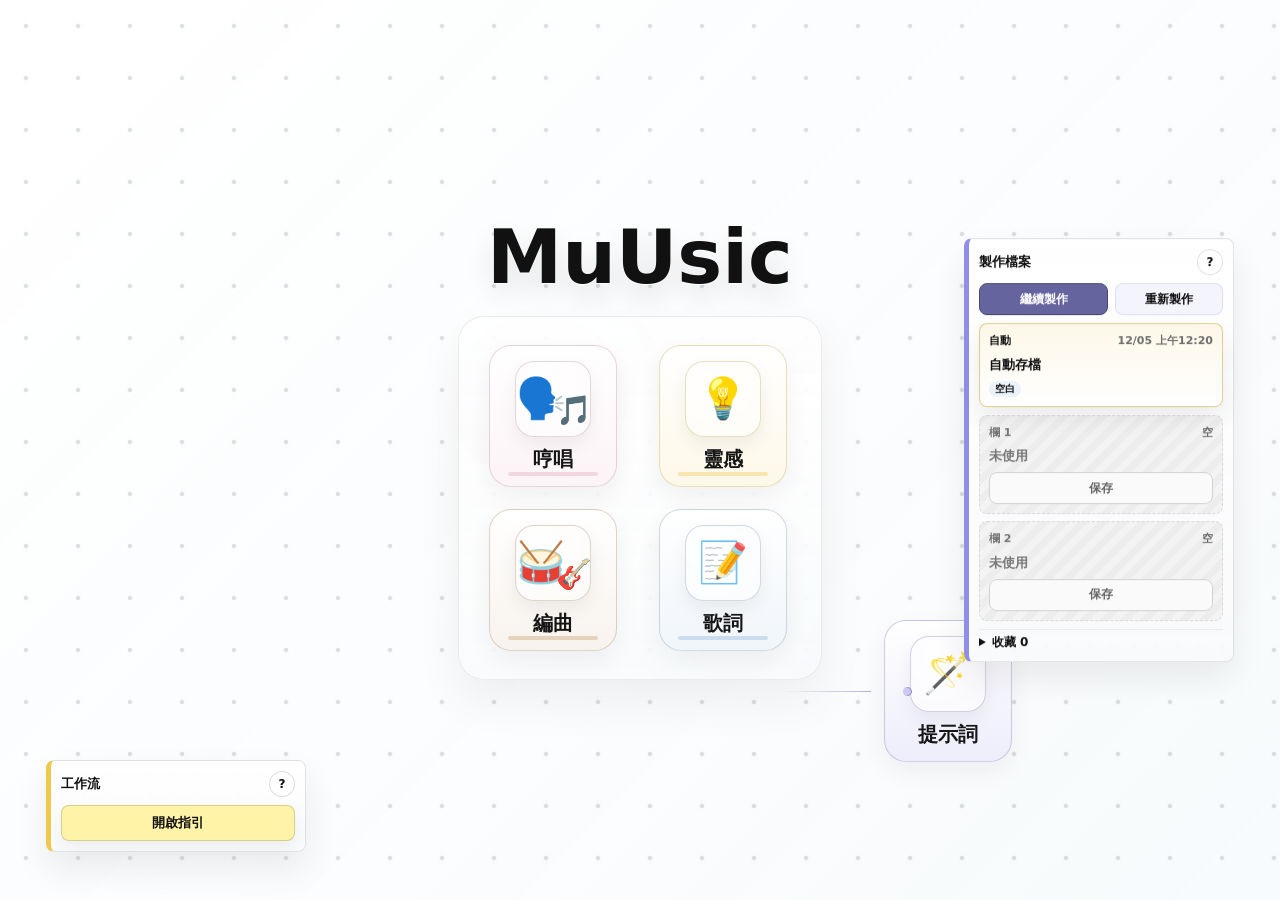
<file: index.html>
<!doctype html>
<html lang="zh-Hant">
  <head>
    <meta charset="UTF-8" />
    <meta name="viewport" content="width=device-width, initial-scale=1.0" />
    <title>MuUsic - AI 音樂創作工作台</title>
    <link rel="stylesheet" href="styles.css?v=20260621-tooltip1" />
  </head>
  <body>
    <div class="app-shell">
      <aside class="command-deck" aria-label="系統入口">
        <div class="brand">
          <span class="brand-mark" aria-hidden="true">M</span>
          <div>
            <strong>MuUsic</strong>
            <span>AI Music Studio</span>
          </div>
        </div>

        <div class="system-map" id="systemMap" aria-label="系統啟動器">
          <div class="map-title" aria-hidden="true">
            <span class="logo-word">MuUsic</span>
          </div>

          <div class="launcher-grid" aria-label="主要系統">
            <button class="system-launcher pos-humming" data-module-target="humming" type="button">
              <span class="app-icon emoji-icon icon-humming" aria-hidden="true">
                <span class="emoji-stack"><span>🗣️</span><span>🎵</span></span>
              </span>
              <strong>哼唱</strong>
            </button>
            <button class="system-launcher pos-inspiration" data-module-target="inspiration" type="button">
              <span class="app-icon emoji-icon icon-inspiration" aria-hidden="true">
                <span>💡</span>
              </span>
              <strong>靈感</strong>
            </button>
            <button class="system-launcher pos-arrangement" data-module-target="arrangement" type="button">
              <span class="app-icon emoji-icon icon-arrangement" aria-hidden="true">
                <span class="emoji-stack"><span>🥁</span><span>🎸</span></span>
              </span>
              <strong>編曲</strong>
            </button>
            <button class="system-launcher pos-lyrics" data-module-target="lyrics" type="button">
              <span class="app-icon emoji-icon icon-lyrics" aria-hidden="true">
                <span>📝</span>
              </span>
              <strong>歌詞</strong>
            </button>
          </div>

          <button class="system-launcher pos-prompt" data-module-target="prompt" type="button">
            <span class="app-icon emoji-icon icon-prompt" aria-hidden="true">
              <span>🪄</span>
            </span>
            <strong>提示詞</strong>
          </button>
        </div>

        <aside class="home-guide-card" aria-label="流程指引">
          <div class="home-card-head">
            <strong>工作流</strong>
            <button class="home-help has-tip" data-tip="可以從「哼唱」或「靈感」開始；編曲和歌詞用來整理方向，最後到提示詞輸出給 AI 音樂工具。" type="button" aria-label="工作流說明">?</button>
          </div>
          <button id="guideModeButton" class="guide-mode-button" type="button">開啟指引</button>
        </aside>

        <aside class="save-dock" id="saveDock" aria-label="專案存檔"></aside>

        <div class="project-card">
          <label for="projectTitle">作品名</label>
          <input id="projectTitle" type="text" value="未命名歌曲" maxlength="38" />
        </div>

        <div class="status-strip" aria-label="專案狀態">
          <span><b id="noteCount">0</b>旋律音</span>
          <span><b id="keywordCount">0</b>詞庫詞</span>
          <span><b id="promptScore">42</b>% 完整度</span>
        </div>
      </aside>

      <main class="workspace">
        <header class="topbar">
          <div class="topbar-left">
            <button class="back-home icon-button" id="backHomeButton" type="button" title="回首頁" aria-label="回首頁">
              <svg viewBox="0 0 24 24" aria-hidden="true"><path d="M4 11.5 12 5l8 6.5" /><path d="M6.5 10.5V20h11v-9.5" /><path d="M10 20v-5h4v5" /></svg>
            </button>
            <nav class="module-switcher" aria-label="切換系統">
              <button type="button" data-module-target="humming">哼唱</button>
              <button type="button" data-module-target="arrangement">編曲</button>
              <span class="nav-divider" aria-hidden="true"></span>
              <button type="button" data-module-target="inspiration">靈感</button>
              <button type="button" data-module-target="lyrics">歌詞</button>
              <span class="nav-divider" aria-hidden="true"></span>
              <button type="button" data-module-target="prompt">提示詞</button>
            </nav>
          </div>
          <div class="global-player" aria-label="置頂試聽">
            <button id="globalLoopButton" class="global-play-button" type="button" title="循環目前和弦與鼓點" aria-label="循環目前和弦與鼓點">
              <svg viewBox="0 0 24 24" aria-hidden="true"><path d="M8 5v14l11-7Z" /></svg>
              <span id="globalPlayerLabel">背景試聽</span>
            </button>
          </div>
        </header>

        <section class="guide-panel" id="guidePanel" hidden></section>

        <div class="module-stage">
          <section class="module-panel active" id="humming" aria-labelledby="hummingTitle">
            <div class="module-head">
              <div>
                <p class="eyebrow">旋律素材</p>
                <h2 id="hummingTitle">哼唱系統</h2>
                <p>可以直接錄一段哼唱，也可以上傳已有音頻。系統會在瀏覽器裡做本地分析，先給旋律輪廓和歌詞字數建議。</p>
              </div>
            </div>

            <div class="tool-grid humming-flow page-stack">
              <div class="tool-panel">
                <h3>放入你的哼唱</h3>
                <div class="source-grid">
                  <div class="upload-panel source-card">
                    <input id="audioFile" type="file" accept="audio/*" />
                    <label class="drop-zone" for="audioFile">
                      <span aria-hidden="true">↑</span>
                      <strong id="fileLabel">上傳音頻</strong>
                      <small>支援 WAV / MP3 / M4A / OGG</small>
                    </label>
                  </div>
                  <div class="record-panel source-card">
                    <strong>直接錄製哼唱</strong>
                    <p>點開始後對著麥克風哼唱。若瀏覽器詢問權限，允許麥克風即可。</p>
                    <div class="action-row">
                      <button id="recordButton" class="primary-action" type="button">
                        <span aria-hidden="true">●</span>開始錄音
                      </button>
                      <button id="stopRecordButton" class="ghost-action" type="button" disabled>
                        <span aria-hidden="true">■</span>停止
                      </button>
                    </div>
                    <span class="record-state" id="recordState">待命</span>
                  </div>
                </div>
                <details class="soft-details">
                  <summary>進階：手動輸入旋律</summary>
                  <label for="notationInput">簡譜草稿</label>
                  <textarea id="notationInput" rows="3" placeholder="例：1 2 3 5 | 6 - 5 3"></textarea>
                  <button id="applyNotationButton" class="ghost-action" type="button">
                    <span aria-hidden="true">↯</span>套用簡譜預覽
                  </button>
                </details>
                <div class="action-row">
                  <button id="analyzeButton" class="primary-action" type="button" disabled>
                    <span aria-hidden="true">↯</span>分析旋律
                  </button>
                  <button id="playInputButton" class="ghost-action" type="button" disabled>
                    <span aria-hidden="true">▶</span>播放原音
                  </button>
                </div>
                <canvas id="waveCanvas" width="860" height="86" aria-label="音頻波形"></canvas>
              </div>

              <div class="tool-panel score-panel">
                <h3>旋律預覽</h3>
                <div class="metric-grid">
                  <div class="has-tip" data-tip="歌曲速度。數字越大，感覺越快。">
                    <span>速度</span>
                    <strong id="tempoMetric">--</strong>
                  </div>
                  <div class="has-tip" data-tip="歌曲大概圍繞哪個音在走。先把它理解成歌曲的音色地基就好。">
                    <span>調性感覺</span>
                    <strong id="keyMetric">--</strong>
                  </div>
                  <div>
                    <span>時長</span>
                    <strong id="durationMetric">--</strong>
                  </div>
                  <div class="syllable-metric">
                    <span>字數建議</span>
                    <strong id="syllableAdvice">--</strong>
                  </div>
                </div>
                <canvas id="scoreCanvas" width="860" height="148" aria-label="旋律預覽"></canvas>
                <div class="melody-result-grid">
                  <div>
                    <span>旋律記錄</span>
                    <strong id="melodyPhrase">等待分析或簡譜</strong>
                  </div>
                  <div>
                    <span>編曲推薦依據</span>
                    <strong id="arrangementHint">完成後會按速度、調性和旋律走向推薦和弦/鼓點。</strong>
                  </div>
                </div>
                <p class="analysis-note" id="analysisNote"></p>
              </div>
            </div>
          </section>

          <section class="module-panel" id="inspiration" aria-labelledby="inspirationTitle">
            <div class="module-head">
              <div>
                <p class="eyebrow">文字素材</p>
                <h2 id="inspirationTitle">靈感系統</h2>
                <p>把畫面、句子、人物和場景記下來。每條靈感都可以按情緒找回、二次編輯，系統也會保留更新記錄。</p>
              </div>
              <button id="clearIdeasButton" class="icon-button" type="button" title="清空靈感">
                <span aria-hidden="true">⌫</span>
              </button>
            </div>

            <div class="tool-grid inspiration-flow page-stack">
              <div class="tool-panel idea-editor-panel">
                <input id="editingIdeaId" type="hidden" />
                <label for="ideaInput">靈感內容</label>
                <textarea id="ideaInput" rows="7" placeholder="雨停後的便利店、凌晨三點的耳機、沒有寄出的道歉..."></textarea>
                <p class="edit-note" id="editModeNote">新增一條靈感。</p>
                <div class="field-head">
                  <h3>情緒分類</h3>
                  <span>可多選，懸停看完整解析</span>
                </div>
                <div class="mood-picker" id="moodPicker" aria-label="靈感情緒分類"></div>
                <div class="action-row">
                  <button id="saveIdeaButton" class="primary-action" type="button">
                    <span aria-hidden="true">+</span>加入靈感
                  </button>
                  <button id="cancelEditButton" class="ghost-action" type="button" disabled>
                    取消編輯
                  </button>
                </div>
              </div>
              <div class="tool-panel idea-library-panel">
                <div class="list-head">
                  <h3>靈感原文</h3>
                  <span id="ideaCount">0 items</span>
                </div>
                <div class="filter-panel">
                  <strong>按情緒找回</strong>
                  <div class="filter-chips" id="ideaFilterPicker" aria-label="按情緒篩選靈感"></div>
                </div>
                <div class="idea-list" id="ideaList"></div>
                <details class="soft-details" open>
                  <summary>目前詞庫</summary>
                  <div class="keyword-bank" id="keywordBank" aria-label="詞庫"></div>
                </details>
              </div>
            </div>
          </section>

          <section class="module-panel" id="lyrics" aria-labelledby="lyricsTitle">
            <div class="module-head">
              <div>
                <p class="eyebrow">歌詞整理</p>
                <h2 id="lyricsTitle">歌詞系統</h2>
                <p>先定主題、視角、語言口味和段落任務。參考詞會常駐顯示，方便隨時插入草稿。</p>
              </div>
            </div>

            <div class="lyrics-layout page-stack">
              <section class="tool-panel lyrics-left-panel">
                <div class="lyrics-idea-row">
                  <aside class="linked-notes" id="lyricsIdeaBrief" aria-label="靈感帶入"></aside>
                  <aside class="selected-keyword-panel" aria-label="已選關鍵詞">
                    <h3>已選關鍵詞</h3>
                    <div id="selectedKeywordShelf" class="selected-keyword-shelf"></div>
                  </aside>
                </div>
                <div class="direction-columns">
                  <div class="direction-section">
                    <label>演唱視角</label>
                    <input id="narratorInput" type="hidden" value="" />
                    <div class="choice-grid" id="narratorChoices"></div>
                  </div>
                  <div class="direction-section">
                    <label>歌詞口吻</label>
                    <input id="lyricStyle" type="hidden" value="" />
                    <div class="choice-grid" id="lyricStyleChoices"></div>
                  </div>
                  <div class="direction-section">
                    <label>段落骨架</label>
                    <input id="songStructure" type="hidden" value="" />
                    <div class="choice-grid" id="songStructureChoices"></div>
                  </div>
                </div>
              </section>

              <section class="tool-panel lyric-editor lyrics-writing-panel lyrics-right-panel">
                <div class="lyrics-language-row">
                  <div>
                    <label>跨語詞庫</label>
                    <input id="targetLang" type="hidden" value="中文" />
                    <div class="choice-grid mini" id="languageChoices" aria-label="跨語詞庫"></div>
                  </div>
                  <div>
                    <label>發音口味</label>
                    <input id="dialectInput" type="hidden" value="國語發音" />
                    <div class="choice-grid mini" id="dialectChoices"></div>
                  </div>
                </div>
                <label for="themeInput">核心主題</label>
                <input id="themeInput" type="text" placeholder="失眠後才說出口的告別" />
                <div class="field-head lyric-mood-head">
                  <h3>歌詞情緒</h3>
                  <span>影響參考詞與背景色彩</span>
                </div>
                <div class="mood-picker compact" id="lyricMoodPicker" aria-label="歌詞情緒分類"></div>
                <label for="rhymeInput">押韻尾音 <span class="tip" data-tip="一句歌詞最後相近的聲音。例如中文 ai 可以押「愛、來、海」。">?</span></label>
                <input id="rhymeInput" type="text" placeholder="ang / ai / ight / あい / 아" />
                <div class="lyrics-draft-layout">
                  <section class="reference-panel">
                    <h3>參考詞</h3>
                    <div class="recommendations">
                      <div>
                        <h3>押韻詞</h3>
                        <div id="rhymeList" class="chip-list"></div>
                      </div>
                      <div>
                        <h3>已選關鍵詞</h3>
                        <div id="selectedKeywordList" class="chip-list selected-keyword-list"></div>
                      </div>
                      <div>
                        <h3>意象</h3>
                        <div id="imageList" class="chip-list"></div>
                      </div>
                      <div>
                        <h3>同義替換</h3>
                        <div id="synonymList" class="chip-list"></div>
                      </div>
                    </div>
                  </section>
                  <div class="lyrics-draft-editor">
                    <div class="list-head">
                      <h3>歌詞草稿</h3>
                      <div class="action-row compact-actions">
                        <button id="undoDraftButton" class="ghost-action" type="button" disabled>
                          <span aria-hidden="true">↶</span>撤銷覆蓋
                        </button>
                        <button id="structureLyricsButton" class="ghost-action" type="button">
                          <span aria-hidden="true">↳</span>按骨架整理
                        </button>
                        <button id="draftLyricsButton" class="ghost-action" type="button">
                          <span aria-hidden="true">▤</span>生成草稿
                        </button>
                      </div>
                    </div>
                    <textarea id="lyricsDraft" rows="14" placeholder="這裡用來生成、重寫和試段落；喜歡的句子可以選中後收藏到下面。"></textarea>
                  </div>
                  <div class="lyrics-final-editor">
                    <div class="list-head">
                      <h3>正式歌詞</h3>
                      <div class="action-row compact-actions">
                        <button id="applyDraftToFinalButton" class="ghost-action" type="button">
                          <span aria-hidden="true">↓</span>套用草稿
                        </button>
                        <button id="lyricsDoneButton" class="done-action" type="button" title="標記正式歌詞完成" aria-label="標記正式歌詞完成">✓</button>
                      </div>
                    </div>
                    <textarea id="lyricsFinal" rows="10" placeholder="把確定要交給 AI 音樂工具的歌詞放這裡。可以自己改，也可以從草稿套用。"></textarea>
                    <div class="lyric-snippet-box">
                      <div class="field-head">
                        <h3>收藏句子</h3>
                        <span>保留生成時覺得好的片段</span>
                      </div>
                      <div id="lyricSnippetList" class="lyric-snippet-list"></div>
                    </div>
                  </div>
                </div>
              </section>
            </div>
          </section>

          <section class="module-panel" id="arrangement" aria-labelledby="arrangementTitle">
            <div class="module-head">
              <div>
                <p class="eyebrow">風格試聽</p>
                <h2 id="arrangementTitle">編曲系統</h2>
                <p>和弦與鼓點會根據你選的情緒給出推薦。這裡的聲音是瀏覽器即時合成的示意音，不是最終成品。</p>
              </div>
              <div class="arrangement-actions">
                <div class="action-row">
                  <button id="playComboButton" class="primary-action" type="button">
                    <svg viewBox="0 0 24 24" aria-hidden="true"><path d="M8 5v14l11-7Z" /></svg>和弦+鼓點
                  </button>
                  <button id="playMelodyComboButton" class="ghost-action" type="button" disabled>
                    <svg viewBox="0 0 24 24" aria-hidden="true"><path d="M12 3v12" /><path d="M12 15c0 2.2-1.8 4-4 4s-4-1.2-4-3 1.8-3 4-3c1.1 0 2.1.3 2.8.8" /><path d="M12 6h7" /></svg>旋律+編曲
                  </button>
                  <button id="loopComboButton" class="ghost-action" type="button">
                    <svg viewBox="0 0 24 24" aria-hidden="true"><path d="M17 2l4 4-4 4" /><path d="M3 11V9a3 3 0 0 1 3-3h15" /><path d="M7 22l-4-4 4-4" /><path d="M21 13v2a3 3 0 0 1-3 3H3" /></svg>循環背景
                  </button>
                  <button id="stopAudioButton" class="icon-button" type="button" title="停止試聽">
                    <svg viewBox="0 0 24 24" aria-hidden="true"><path d="M7 7h10v10H7Z" /></svg>
                  </button>
                </div>
                <small class="combo-note">合併試聽以鼓點速度為主，和弦會自動拉伸對齊；速度差太大時風格會被鼓點帶走。</small>
              </div>
            </div>
            <div class="audio-state" id="audioState">選用和弦或鼓點後可以單獨播放，也可以合併試聽。</div>
            <div class="recommendation-legend" id="recommendationLegend">
              有「旋律推薦」標籤和淡色外框的卡片，是依照哼唱速度、調性、音域和情緒先挑出的候選；點「選用」後會變成更深的選中框。
            </div>

            <div class="arrangement-grid page-stack">
              <div class="arrangement-column chord-column">
                <h3>和弦組合 <span class="tip" data-tip="幾個和弦輪流出現，形成歌曲的情緒底色。">?</span></h3>
                <div class="arrangement-special-row" id="chordSpecials"></div>
                <div class="card-grid" id="chordCards"></div>
              </div>
              <div class="arrangement-column drum-column">
                <h3>鼓點節奏 <span class="tip" data-tip="鼓的重拍與小節奏，決定身體想不想跟著動。">?</span></h3>
                <div class="arrangement-special-row" id="drumSpecials"></div>
                <div class="card-grid" id="drumCards"></div>
              </div>
            </div>
          </section>

          <section class="module-panel" id="prompt" aria-labelledby="promptTitle">
            <div class="module-head">
              <div>
                <p class="eyebrow">輸出整理</p>
                <h2 id="promptTitle">提示詞系統</h2>
                <p>把旋律、靈感、歌詞方向和編曲選擇合併成一段可用提示詞。正式接 AI 音樂工具時，API key 應該放在後端。</p>
              </div>
            </div>

            <div class="prompt-notes-grid interactive-summary" id="promptSystemNotes" aria-label="各系統結果筆記"></div>
            <div class="prompt-layout" id="promptWorkbench">
              <div class="prompt-stack prompt-format-column">
                <section class="tool-panel">
                  <h3>輸出格式</h3>
                  <input id="promptFormat" type="hidden" value="professional" />
                  <div class="choice-grid" id="promptFormatChoices"></div>
                </section>
                <section class="tool-panel">
                  <h3>限制條件</h3>
                  <label>避免元素 <span class="tip" data-tip="告訴 AI 不要做什麼。例如不要雜訊、不要太多混響。">?</span></label>
                  <input id="negativePrompt" type="hidden" value="低清晰度人聲、雜訊、突兀轉調、過度混響、過多樂器" />
                  <div class="choice-grid" id="negativePromptChoices"></div>
                  <div class="action-row">
                    <button id="generatePromptButton" class="primary-action" type="button">
                      <span aria-hidden="true">→</span>更新提示詞
                    </button>
                    <button id="copyPluginDataButton" class="ghost-action" type="button">
                      <span aria-hidden="true">⧉</span>複製插件資料
                    </button>
                  </div>
                </section>
              </div>

              <section class="tool-panel prompt-provider-panel">
                <h3>AI 音樂工具接入</h3>
                <label>目標平台</label>
                <input id="providerName" type="hidden" value="Suno" />
                <div class="choice-grid mini provider-grid" id="providerChoices"></div>
                <label>使用方式</label>
                <input id="providerMode" type="hidden" value="manual" />
                <div class="choice-grid" id="providerModeChoices"></div>
                <div class="api-note">
                  <strong>API key 是什麼？</strong>
                  <p>它像「你的 AI 服務鑰匙和計費卡」。前端不能直接放這把鑰匙，正式接入時要放在後端，由後端代替前端去請求音樂生成服務。</p>
                </div>
              </section>

              <aside class="tool-panel prompt-panel">
                <div class="list-head">
                  <h3>生成結果</h3>
                  <button id="copyPromptButton" class="primary-action" type="button">
                    <span aria-hidden="true">⧉</span>複製
                  </button>
                  <button id="promptDoneButton" class="done-action" type="button" title="標記提示詞檢查完成" aria-label="標記提示詞檢查完成">✓</button>
                </div>
                <textarea id="promptOutput" rows="24" spellcheck="false"></textarea>
              </aside>
            </div>
          </section>
        </div>
      </main>
    </div>

    <div class="toast" id="toast" role="status" aria-live="polite"></div>
    <div class="guide-arrow-layer" id="guideArrowLayer"></div>
    <button class="selection-popover" id="lyricSelectionPopover" type="button" hidden>收藏選中</button>
    <button class="floating-jump" id="floatingJumpButton" type="button" hidden>下一頁</button>
    <button class="floating-alt-jump" id="floatingAltJumpButton" type="button" hidden>另一條線</button>
    <button class="floating-return" id="returnPromptButton" type="button" hidden>返回提示詞</button>
    <script src="app.js?v=20260621-tooltip1"></script>
  </body>
</html>
</file>
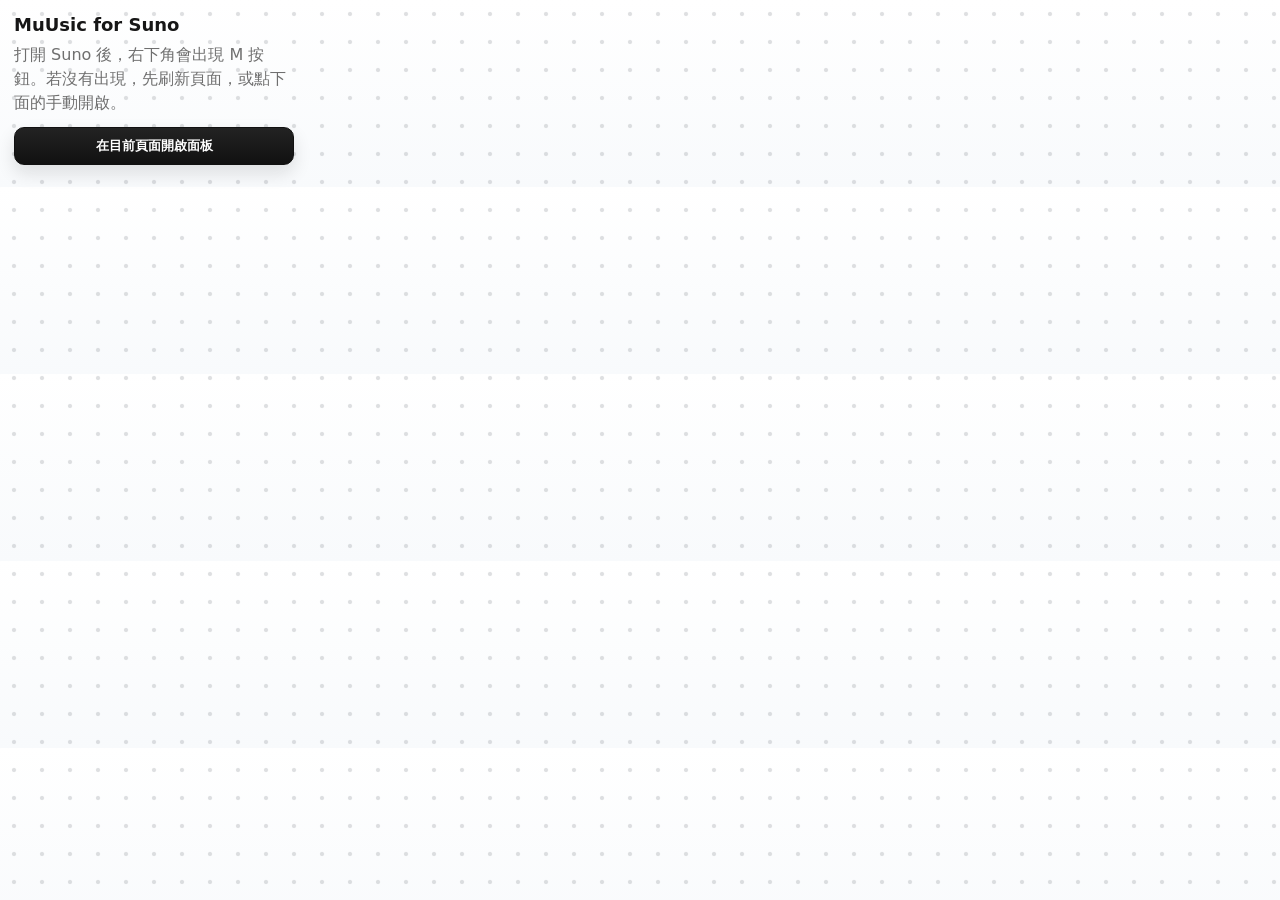
<file: suno-extension/popup.html>
<!doctype html>
<html lang="zh-Hant">
  <head>
    <meta charset="UTF-8" />
    <title>MuUsic for Suno</title>
    <style>
      body {
        width: 280px;
        margin: 0;
        padding: 14px;
        font-family: Inter, ui-sans-serif, system-ui, -apple-system, BlinkMacSystemFont, "Segoe UI", "Noto Sans TC", sans-serif;
        color: #161616;
        background:
          radial-gradient(circle, rgba(120, 125, 132, 0.24) 1.5px, transparent 2.6px) 0 0 / 28px 28px,
          linear-gradient(180deg, #ffffff, #f8fafc);
      }
      h1 {
        margin: 0 0 8px;
        font-size: 18px;
        font-weight: 900;
      }
      p {
        margin: 0;
        color: #6f6f6f;
        line-height: 1.5;
      }
      button {
        width: 100%;
        min-height: 38px;
        margin: 12px 0 8px;
        border: 1px solid #111111;
        border-radius: 10px;
        background: linear-gradient(180deg, #232323, #111111);
        color: white;
        font-weight: 850;
        box-shadow: 0 8px 18px rgba(17, 17, 17, 0.12);
      }
      button:hover {
        transform: translateY(-1px);
      }
    </style>
  </head>
  <body>
    <h1>MuUsic for Suno</h1>
    <p>打開 Suno 後，右下角會出現 M 按鈕。若沒有出現，先刷新頁面，或點下面的手動開啟。</p>
    <button id="openPanel">在目前頁面開啟面板</button>
    <p id="status"></p>
    <script src="popup.js"></script>
  </body>
</html>
</file>
<file: styles.css>
:root {
  color-scheme: light;
  --ink: #161616;
  --muted: #6f6f6f;
  --line: #dedede;
  --paper: #ffffff;
  --panel: rgba(255, 255, 255, 0.9);
  --mist: #f6f6f6;
  --teal: #111111;
  --teal-strong: #111111;
  --coral: #111111;
  --gold: #111111;
  --emotion-a: transparent;
  --emotion-b: transparent;
  --emotion-c: transparent;
  --emotion-bg: none;
  --selected-chord-color: #8da7c9;
  --selected-drum-color: #c9a06f;
  --idea-editor-color: #f1c84f;
  --idea-library-color: #f1c84f;
  --idea-editor-bg: linear-gradient(180deg, color-mix(in srgb, #f1c84f 10%, #ffffff), rgba(255, 255, 255, 0.94));
  --idea-library-bg: linear-gradient(180deg, color-mix(in srgb, #f1c84f 10%, #ffffff), rgba(255, 255, 255, 0.94));
  --shadow: 0 18px 48px rgba(20, 20, 20, 0.08);
  font-family:
    Inter, ui-sans-serif, system-ui, -apple-system, BlinkMacSystemFont, "Segoe UI",
    "Noto Sans TC", "Noto Sans SC", sans-serif;
}

* {
  box-sizing: border-box;
}

html {
  overflow-x: hidden;
  scroll-behavior: smooth;
}

body {
  margin: 0;
  min-height: 100vh;
  position: relative;
  overflow-x: hidden;
  background:
    radial-gradient(circle, #d9d9d9 2px, transparent 3px) 0 0 / 52px 52px,
    #ffffff;
  color: var(--ink);
}

body::before {
  content: "";
  position: fixed;
  inset: 0;
  z-index: 0;
  pointer-events: none;
  background: var(--emotion-bg);
  opacity: 0;
  filter: blur(8px) saturate(0.94);
  transition:
    opacity 900ms ease,
    filter 900ms ease;
}

body.emotion-active::before {
  opacity: 0.92;
  filter: blur(0) saturate(1);
}

button,
input,
textarea {
  font: inherit;
}

button {
  cursor: pointer;
}

.app-shell {
  min-height: 100vh;
  position: relative;
  z-index: 1;
  display: block;
}

.command-deck {
  position: relative;
  min-height: 100vh;
  padding: clamp(24px, 5vw, 56px);
  background: transparent;
  display: grid;
  place-items: center;
}

body.in-app .command-deck {
  display: none;
}

body.in-app {
  background:
    radial-gradient(circle, rgba(0, 0, 0, 0.08) 2px, transparent 3px) 0 0 / 56px 56px,
    #ffffff;
}

body.in-app::before {
  background: var(--emotion-bg);
}

.brand {
  display: none;
  align-items: center;
  gap: 12px;
}

.brand-mark {
  width: 42px;
  height: 42px;
  display: inline-grid;
  place-items: center;
  border-radius: 8px;
  background: var(--teal);
  color: white;
  font-weight: 900;
}

.brand strong,
.brand span {
  display: block;
}

.brand span,
small,
.edit-note {
  color: var(--muted);
}

.project-card,
.tool-panel {
  border: 1px solid var(--line);
  border-radius: 8px;
  background: var(--panel);
  box-shadow: var(--shadow);
}

.project-card {
  display: none;
  padding: 14px;
  gap: 10px;
}

label {
  color: var(--muted);
  font-size: 13px;
  font-weight: 760;
}

input,
textarea {
  width: 100%;
  border: 1px solid var(--line);
  background: white;
  color: var(--ink);
  border-radius: 8px;
  padding: 11px 12px;
  outline: none;
  transition:
    border-color 0.16s ease,
    box-shadow 0.16s ease;
}

textarea {
  resize: vertical;
  line-height: 1.56;
}

input:focus,
textarea:focus {
  border-color: var(--teal);
  box-shadow: 0 0 0 3px rgba(0, 0, 0, 0.08);
}

.system-map {
  position: relative;
  width: min(760px, 100%);
  min-height: min(660px, calc(100vh - 36px));
  margin: 0 auto;
  border: 0;
  border-radius: 0;
  background: transparent;
  overflow: visible;
  display: grid;
  grid-template-columns: minmax(0, 1fr);
  justify-content: center;
  justify-items: center;
  align-items: center;
  align-content: center;
  gap: 18px;
}

.system-map::before {
  display: none;
}

.home-guide-card,
.save-dock {
  position: fixed;
  z-index: 3;
  width: min(300px, calc(100vw - 40px));
  border: 1px solid rgba(17, 17, 17, 0.12);
  border-radius: 8px;
  background:
    radial-gradient(circle, rgba(217, 217, 217, 0.74) 1.5px, transparent 2.5px) 0 0 / 22px 22px,
    linear-gradient(180deg, rgba(255, 255, 255, 0.96), rgba(247, 249, 252, 0.92));
  box-shadow: 0 14px 34px rgba(17, 17, 17, 0.07);
  backdrop-filter: blur(16px);
}

.home-guide-card {
  left: clamp(18px, 4vw, 46px);
  bottom: clamp(22px, 5vw, 48px);
  width: min(260px, calc(100vw - 40px));
  padding: 10px;
}

.home-card-head {
  display: flex;
  align-items: center;
  justify-content: space-between;
  gap: 8px;
}

.home-guide-card strong,
.save-dock strong {
  display: block;
  color: #111111;
  font-size: 13px;
  font-weight: 900;
}

.guide-mode-button {
  width: 100%;
  min-height: 36px;
  margin-top: 8px;
  border: 1px solid rgba(17, 17, 17, 0.16);
  border-radius: 8px;
  background: #fff3a7;
  color: #111111;
  font-size: 13px;
  font-weight: 880;
  box-shadow: 0 6px 16px rgba(17, 17, 17, 0.06);
}

.guide-mode-button.active {
  background: #111111;
  color: #ffffff;
  border-color: #111111;
}

.home-help {
  width: 26px;
  min-height: 26px !important;
  border: 1px solid rgba(17, 17, 17, 0.14);
  border-radius: 999px;
  background: rgba(255, 255, 255, 0.9);
  color: #111111;
  font-size: 12px;
  font-weight: 900;
}

.home-guide-card .has-tip {
  position: relative;
}

.home-guide-card .has-tip::after {
  left: 0;
  top: auto;
  bottom: calc(100% + 8px);
  z-index: 240;
  width: min(260px, calc(100vw - 40px));
  text-align: left;
  white-space: normal;
}

.home-guide-card .has-tip:hover::after {
  transform: translateY(0);
}

.save-dock {
  right: clamp(18px, 4vw, 46px);
  top: 50%;
  transform: translateY(-50%);
  width: min(270px, calc(100vw - 40px));
  padding: 10px;
  display: grid;
  gap: 8px;
}

body.in-app .home-guide-card,
body.in-app .save-dock {
  display: none;
}

.save-head,
.save-primary-actions,
.save-slot-list,
.save-card-actions {
  display: grid;
  gap: 7px;
}

.save-head {
  display: flex;
  align-items: center;
  justify-content: space-between;
  gap: 8px;
}

.save-dock small,
.save-dock span,
.save-archive p {
  display: block;
  margin-top: 2px;
  color: var(--muted);
  font-size: 11px;
  font-weight: 760;
  line-height: 1.42;
}

.save-dock button {
  min-height: 32px;
  border: 1px solid rgba(17, 17, 17, 0.12);
  border-radius: 8px;
  background: rgba(255, 255, 255, 0.9);
  color: #111111;
  font-size: 12px;
  font-weight: 850;
}

.save-dock button:hover,
.save-main-action,
.save-slot-card.filled button {
  border-color: #111111;
  background: #ffffff;
}

.save-primary-actions {
  display: grid;
  grid-template-columns: 1.2fr 1fr;
}

.save-main-action {
  border-color: color-mix(in srgb, #918ee8 42%, #111111) !important;
  background: color-mix(in srgb, #918ee8 66%, #111111) !important;
  color: #ffffff !important;
}

.save-reset-action {
  border-color: rgba(145, 142, 232, 0.22) !important;
  background: color-mix(in srgb, #918ee8 10%, #ffffff) !important;
}

.save-auto-card,
.save-slot-card {
  display: grid;
  gap: 7px;
  padding: 9px;
  border: 1px dashed rgba(17, 17, 17, 0.16);
  border-radius: 8px;
  background: rgba(255, 255, 255, 0.58);
}

.save-auto-card.filled,
.save-slot-card.filled {
  border-style: solid;
  border-color: color-mix(in srgb, #918ee8 38%, rgba(17, 17, 17, 0.18));
  background:
    linear-gradient(180deg, color-mix(in srgb, #918ee8 8%, #ffffff), rgba(255, 255, 255, 0.96));
  box-shadow: 0 10px 24px rgba(17, 17, 17, 0.07);
}

.save-auto-card.filled {
  border-color: color-mix(in srgb, #f1c84f 48%, rgba(17, 17, 17, 0.18));
  background:
    linear-gradient(180deg, color-mix(in srgb, #f1c84f 13%, #ffffff), rgba(255, 255, 255, 0.96));
}

.save-slot-card.empty {
  color: #8a8a8a;
  border-color: #d9d9d9;
  background:
    repeating-linear-gradient(135deg, rgba(17, 17, 17, 0.025) 0 7px, transparent 7px 14px),
    #f3f3f3;
  box-shadow: none;
}

.save-slot-card.empty strong,
.save-slot-card.empty .save-card-top span {
  color: #777777;
}

.save-slot-card.empty button {
  border-color: #d2d2d2;
  background: #fafafa;
  color: #666666;
}

.save-card-top {
  display: flex;
  align-items: center;
  justify-content: space-between;
  gap: 8px;
}

.save-card-top span {
  margin: 0;
  color: #111111;
  font-size: 11px;
  font-weight: 900;
}

.save-card-top small {
  margin: 0;
  white-space: nowrap;
}

.save-auto-card strong,
.save-slot-card strong {
  min-width: 0;
  overflow: hidden;
  text-overflow: ellipsis;
  white-space: nowrap;
}

.save-badges {
  display: flex;
  flex-wrap: wrap;
  gap: 4px;
}

.save-badges span {
  margin: 0;
  padding: 3px 6px;
  border-radius: 999px;
  background: color-mix(in srgb, #8fb7dc 18%, #ffffff);
  color: #111111;
  font-size: 10px;
  line-height: 1;
}

.save-card-actions {
  grid-template-columns: repeat(4, minmax(0, 1fr));
}

.save-card-actions button {
  min-height: 28px;
  padding: 0 4px;
}

.save-help {
  width: 26px;
  min-height: 26px !important;
  border-radius: 999px !important;
  padding: 0;
}

.save-archive {
  border-top: 1px solid rgba(17, 17, 17, 0.08);
  padding-top: 4px;
}

.save-archive summary {
  color: #111111;
  font-size: 12px;
  font-weight: 880;
  cursor: pointer;
}

.archive-row {
  margin-top: 6px;
}

.archive-row button {
  width: 100%;
  text-align: left;
  min-height: 30px;
  display: flex;
  align-items: center;
  justify-content: space-between;
  gap: 8px;
  padding: 6px 8px;
}

.archive-row span {
  min-width: 0;
  overflow: hidden;
  text-overflow: ellipsis;
  white-space: nowrap;
}

.save-dock .has-tip {
  position: relative;
}

.save-dock .has-tip::after {
  left: auto;
  right: 0;
  top: calc(100% + 8px);
  bottom: auto;
  z-index: 320;
  width: min(260px, calc(100vw - 40px));
  text-align: left;
  white-space: normal;
}

.save-primary-actions .has-tip {
  z-index: 5;
}

.save-primary-actions .has-tip::after {
  top: auto;
  bottom: calc(100% + 8px);
}

.save-dock .has-tip:hover::after {
  transform: translateY(0);
}

.map-title {
  position: static;
  grid-column: 1 / -1;
  justify-self: center;
  margin-bottom: 0;
  pointer-events: none;
}

.logo-word {
  position: relative;
  display: block;
  font-size: clamp(50px, 5.7vw, 76px);
  line-height: 1;
  font-family: Inter, ui-sans-serif, system-ui, -apple-system, BlinkMacSystemFont, "Segoe UI", sans-serif;
  font-weight: 900;
  color: #111111;
  text-shadow: 0 12px 22px rgba(17, 17, 17, 0.09);
}

.launcher-grid {
  display: grid;
  grid-template-columns: repeat(2, 132px);
  justify-content: center;
  gap: 24px 40px;
  padding: 30px;
  border: 1px solid rgba(17, 17, 17, 0.08);
  border-radius: 30px;
  background:
    radial-gradient(circle at 18% 12%, rgba(231, 167, 189, 0.16), transparent 36%),
    radial-gradient(circle at 82% 82%, rgba(143, 183, 220, 0.13), transparent 40%),
    rgba(255, 255, 255, 0.86);
  box-shadow: 0 18px 42px rgba(17, 17, 17, 0.055);
}

.map-title small {
  color: rgba(32, 35, 38, 0.56);
  font-weight: 800;
}

.system-launcher {
  position: relative;
  width: 124px;
  height: 142px;
  min-height: 0;
  border: 1px solid rgba(20, 20, 20, 0.09);
  border-radius: 24px;
  padding: 12px 10px 10px;
  background: color-mix(in srgb, var(--launcher-color, #f1c84f) 15%, #ffffff);
  box-shadow:
    0 1px 0 rgba(255, 255, 255, 0.9) inset,
    0 12px 30px rgba(0, 0, 0, 0.06);
  color: var(--ink);
  text-align: center;
  display: grid;
  grid-template-rows: 82px auto;
  place-items: center;
  gap: 8px;
  transition:
    transform 0.18s ease,
    background 0.18s ease,
    box-shadow 0.18s ease,
    border-color 0.18s ease;
}

.system-launcher:hover,
.system-launcher.active {
  transform: translateY(-3px);
  border-color: color-mix(in srgb, var(--launcher-color, #111111) 62%, #111111);
  background: color-mix(in srgb, var(--launcher-color, #fff2a8) 24%, #ffffff);
  box-shadow:
    0 1px 0 rgba(255, 255, 255, 0.9) inset,
    0 18px 34px rgba(0, 0, 0, 0.11);
}

.system-launcher .app-icon {
  position: relative;
  width: 74px;
  height: 74px;
  display: grid;
  place-items: center;
  border-radius: 22px;
  background: rgba(255, 255, 255, 0.72);
  border: 1px solid rgba(20, 20, 20, 0.08);
  overflow: visible;
}

.system-launcher .app-icon > img {
  width: 66px;
  height: 66px;
  object-fit: contain;
  filter: drop-shadow(0 8px 12px rgba(17, 17, 17, 0.12));
}

.system-launcher .emoji-icon {
  overflow: visible;
  font-family: "Apple Color Emoji", "Segoe UI Emoji", "Noto Color Emoji", sans-serif;
  font-size: 42px;
  line-height: 1;
  background: rgba(255, 255, 255, 0.74);
}

.emoji-stack {
  display: inline-flex;
  align-items: center;
  justify-content: center;
  gap: 0;
}

.emoji-stack span + span {
  margin-left: -10px;
  margin-top: 24px;
  font-size: 0.72em;
}

.system-launcher .sticker-icon {
  background: rgba(255, 255, 255, 0.64);
  overflow: visible;
}

.system-launcher .sticker-icon > img {
  width: 102px;
  height: 102px;
  max-width: none;
  max-height: none;
}

.icon-humming.sticker-icon > img {
  width: 108px;
  height: 108px;
}

.icon-prompt.sticker-icon > img {
  width: 110px;
  height: 110px;
}

.double-icon .main-sticker {
  width: 62px;
  height: 62px;
}

.double-icon .mini-sticker {
  position: absolute;
  right: -6px;
  bottom: -3px;
  width: 32px;
  height: 32px;
}

.double-icon .pen-sticker {
  right: -10px;
  bottom: -7px;
  transform: rotate(-18deg);
}

.icon-humming .note-sticker {
  width: 24px;
  height: 24px;
  right: -9px;
  top: 9px;
  bottom: auto;
  opacity: 0.88;
  transform: rotate(9deg);
}

.system-launcher small {
  display: none;
}

.system-launcher strong {
  font-size: 20px;
  font-weight: 720;
  line-height: 1.18;
}

.pos-humming {
  --launcher-color: #e7a7bd;
}

.pos-inspiration {
  --launcher-color: #f1c84f;
}

.pos-lyrics {
  --launcher-color: #8fb7dc;
}

.pos-arrangement {
  --launcher-color: #c8a074;
}

.pos-prompt {
  position: absolute;
  right: clamp(0px, 2vw, 28px);
  bottom: 24px;
  width: 124px;
  height: 142px;
  --launcher-color: #918ee8;
  background: rgba(248, 247, 255, 0.92);
  border-left: 1px solid rgba(20, 20, 20, 0.09);
}

.pos-prompt::before {
  display: none;
}

.pos-prompt::after {
  display: none;
}

.app-icon i {
  position: absolute;
  display: block;
}

.icon-humming .throat {
  left: 20px;
  bottom: 12px;
  width: 30px;
  height: 50px;
  border: 4px solid #111111;
  border-top: 0;
  border-left: 0;
  border-radius: 0 0 24px 0;
  transform: rotate(7deg);
}

.icon-humming .throat::before {
  content: "";
  position: absolute;
  right: -12px;
  top: -18px;
  width: 28px;
  height: 18px;
  border-bottom: 4px solid #111111;
  border-radius: 0 0 22px 22px;
}

.icon-humming .note {
  color: #111111;
  font-style: normal;
  font-weight: 900;
}

.icon-humming .note-a {
  right: 22px;
  top: 14px;
  font-size: 24px;
}

.icon-humming .note-b {
  right: 8px;
  top: 34px;
  font-size: 19px;
}

.icon-inspiration .bulb {
  width: 34px;
  height: 42px;
  border: 4px solid #111111;
  border-radius: 50% 50% 44% 44%;
}

.icon-inspiration .bulb::before,
.icon-inspiration .bulb::after {
  content: "";
  position: absolute;
  left: 8px;
  right: 8px;
  background: #111111;
}

.icon-inspiration .bulb::before {
  bottom: -12px;
  height: 10px;
  border-radius: 2px;
}

.icon-inspiration .bulb::after {
  bottom: -22px;
  height: 4px;
  border-radius: 999px;
}

.icon-lyrics .paper {
  width: 38px;
  height: 52px;
  border: 3px solid #111111;
  border-radius: 4px;
  background: #ffffff;
  transform: rotate(-5deg);
}

.icon-lyrics .paper::before,
.icon-lyrics .paper::after {
  content: "";
  position: absolute;
  left: 7px;
  right: 7px;
  height: 2px;
  background: #111111;
  opacity: 0.55;
}

.icon-lyrics .paper::before {
  top: 17px;
}

.icon-lyrics .paper::after {
  top: 28px;
}

.icon-lyrics .quill {
  width: 42px;
  height: 8px;
  right: 9px;
  bottom: 18px;
  background: #111111;
  border-radius: 999px;
  transform: rotate(-38deg);
}

.icon-lyrics .quill::before {
  content: "";
  position: absolute;
  right: -2px;
  top: -12px;
  width: 18px;
  height: 28px;
  border-radius: 80% 0 80% 0;
  background: #111111;
}

.icon-arrangement .drum {
  left: 11px;
  bottom: 14px;
  width: 40px;
  height: 31px;
  border: 3px solid #111111;
  border-radius: 8px 8px 14px 14px;
  background:
    linear-gradient(90deg, transparent 20%, rgba(17, 17, 17, 0.18) 20% 25%, transparent 25% 74%, rgba(17, 17, 17, 0.18) 74% 79%, transparent 79%),
    rgba(255, 255, 255, 0.72);
  transform: rotate(2deg);
}

.icon-arrangement .drum::before,
.icon-arrangement .drum::after {
  content: "";
  position: absolute;
  top: -13px;
  width: 3px;
  height: 24px;
  background: #111111;
  border-radius: 999px;
}

.icon-arrangement .drum::before {
  left: 6px;
  transform: rotate(-42deg);
}

.icon-arrangement .drum::after {
  right: 4px;
  transform: rotate(42deg);
}

.icon-arrangement .guitar {
  top: 14px;
  right: 9px;
  width: 25px;
  height: 39px;
  border: 3px solid #111111;
  border-radius: 16px 16px 22px 22px;
  background: rgba(255, 255, 255, 0.68);
  transform: rotate(-30deg);
}

.icon-arrangement .guitar::before {
  content: "";
  position: absolute;
  left: 9px;
  top: -22px;
  width: 5px;
  height: 24px;
  background: #111111;
  border-radius: 999px;
}

.icon-arrangement .guitar::after {
  content: "";
  position: absolute;
  left: 8px;
  top: 13px;
  width: 6px;
  height: 6px;
  border-radius: 50%;
  border: 2px solid #111111;
}

.icon-prompt .prompt-paper {
  width: 48px;
  height: 42px;
  border: 3px solid #111111;
  border-radius: 6px;
  background: #ffffff;
}

.icon-prompt .prompt-paper::before {
  content: "";
  position: absolute;
  left: 9px;
  right: 9px;
  top: 12px;
  height: 3px;
  background: #111111;
  box-shadow: 0 10px 0 rgba(17, 17, 17, 0.65);
}

.icon-prompt .prompt-arrow {
  right: 10px;
  bottom: 11px;
  width: 24px;
  height: 24px;
  border-right: 4px solid #111111;
  border-bottom: 4px solid #111111;
  transform: rotate(-45deg);
}

.status-strip {
  display: none;
  grid-template-columns: repeat(3, 1fr);
  gap: 8px;
}

.status-strip span {
  display: grid;
  gap: 2px;
  padding: 10px;
  border: 1px solid var(--line);
  border-radius: 8px;
  background: rgba(255, 255, 255, 0.74);
  color: var(--muted);
  font-size: 12px;
}

.status-strip b {
  color: var(--ink);
  font-size: 21px;
}

.workspace {
  display: none;
  min-width: 0;
  padding: 76px clamp(18px, 4vw, 52px) 70px;
}

body.in-app .workspace {
  display: block;
}

.topbar {
  position: fixed;
  top: 0;
  left: 0;
  right: 0;
  z-index: 50;
  display: flex;
  justify-content: space-between;
  align-items: center;
  gap: 12px;
  padding: 10px clamp(14px, 3vw, 34px);
  border-bottom: 1px solid rgba(17, 17, 17, 0.1);
  background: rgba(255, 255, 255, 0.78);
  backdrop-filter: blur(18px);
}

.topbar-left,
.global-player,
.module-switcher {
  display: flex;
  align-items: center;
  gap: 8px;
}

.back-home {
  border: 1px solid #111111;
  border-radius: 999px;
  background: #ffffff;
  color: #111111;
  font-weight: 800;
}

.module-switcher {
  padding: 4px;
  border: 1px solid var(--line);
  border-radius: 999px;
  background: rgba(255, 255, 255, 0.74);
}

.module-switcher button {
  --nav-color: #111111;
  min-height: 32px;
  border: 0;
  border-radius: 999px;
  background: transparent;
  color: var(--muted);
  padding: 0 10px;
  font-size: 13px;
  font-weight: 780;
}

.module-switcher button.active {
  background: color-mix(in srgb, var(--nav-color) 42%, #ffffff);
  color: #111111;
  box-shadow: 0 0 0 1px color-mix(in srgb, var(--nav-color) 34%, transparent) inset;
}

.module-switcher [data-module-target="humming"] {
  --nav-color: #e7a7bd;
}

.module-switcher [data-module-target="inspiration"] {
  --nav-color: #f1c84f;
}

.module-switcher [data-module-target="lyrics"] {
  --nav-color: #8fb7dc;
}

.module-switcher [data-module-target="arrangement"] {
  --nav-color: #c8a074;
}

.module-switcher [data-module-target="prompt"] {
  --nav-color: #918ee8;
}

.nav-divider {
  width: 1px;
  height: 22px;
  background: rgba(17, 17, 17, 0.14);
}

.global-player {
  min-height: 42px;
  padding: 0;
  border: 0;
  border-radius: 0;
  background: transparent;
  gap: 4px;
  box-shadow: none;
}

.global-player.is-playing {
  box-shadow: none;
}

.global-play-button {
  min-height: 40px;
  border: 1px solid rgba(17, 17, 17, 0.14);
  border-radius: 999px;
  padding: 0 14px 0 12px;
  color: #111111;
  background: rgba(255, 255, 255, 0.92);
  display: inline-flex;
  align-items: center;
  gap: 8px;
  font-weight: 850;
  box-shadow: 0 6px 16px rgba(17, 17, 17, 0.05);
}

.global-play-button:hover,
.global-player.is-playing .global-play-button {
  border-color: #111111;
  background: #ffffff;
  color: #111111;
}

.global-play-button svg {
  width: 22px;
  height: 22px;
  fill: currentColor;
  stroke: currentColor;
  stroke-width: 2.2;
  stroke-linecap: round;
  stroke-linejoin: round;
}

.global-player span {
  color: #111111;
  font-size: 12px;
  font-weight: 780;
  white-space: nowrap;
}

.global-player.is-playing span,
.global-play-button:hover span {
  color: #111111;
}

.eyebrow {
  margin: 0 0 8px;
  color: var(--coral);
  font-size: 12px;
  font-weight: 850;
  letter-spacing: 0;
  text-transform: uppercase;
}

h1,
h2,
h3,
p {
  letter-spacing: 0;
}

h1,
h2,
h3 {
  margin: 0;
}

h1 {
  max-width: 860px;
  font-size: clamp(30px, 4.2vw, 58px);
  line-height: 1.03;
}

h2 {
  font-size: clamp(28px, 3.1vw, 42px);
}

h3 {
  font-size: 17px;
}

.emotion-swatch {
  display: none;
}

.module-stage {
  padding-top: 28px;
}

.guide-panel {
  position: sticky;
  top: 62px;
  z-index: 54;
  display: flex;
  align-items: center;
  justify-content: space-between;
  gap: 10px;
  min-height: 42px;
  margin: 0 0 14px;
  padding: 7px 8px 7px 12px;
  border: 1px solid rgba(228, 200, 79, 0.62);
  border-radius: 8px;
  background:
    radial-gradient(circle, rgba(17, 17, 17, 0.05) 1.2px, transparent 2.2px) 0 0 / 20px 20px,
    rgba(255, 244, 183, 0.72);
  color: #111111;
  box-shadow: 0 10px 28px rgba(17, 17, 17, 0.06);
  backdrop-filter: blur(14px);
}

.guide-panel[hidden] {
  display: none;
}

.guide-kicker {
  flex: 0 0 auto;
  margin: 0;
  color: #695700;
  font-size: 12px;
  font-weight: 900;
}

.guide-copy {
  min-width: 0;
  display: flex;
  align-items: center;
  gap: 9px;
}

.guide-line {
  min-width: 0;
  overflow: hidden;
  text-overflow: ellipsis;
  white-space: nowrap;
  color: #2f2a12;
  font-size: 14px;
  font-weight: 760;
}

.guide-mini-tip {
  flex: 0 0 auto;
  display: inline-grid;
  place-items: center;
  width: 20px;
  height: 20px;
  border: 1px solid rgba(17, 17, 17, 0.14);
  border-radius: 999px;
  background: rgba(255, 255, 255, 0.72);
  color: #111111;
  font-size: 12px;
  font-weight: 900;
}

.guide-actions {
  flex: 0 0 auto;
  display: flex;
  align-items: center;
  gap: 6px;
}

.guide-actions button {
  min-height: 28px;
  border: 1px solid rgba(17, 17, 17, 0.16);
  border-radius: 999px;
  background: rgba(255, 255, 255, 0.72);
  color: #111111;
  padding: 0 9px;
  font-size: 12px;
  font-weight: 850;
}

.module-panel {
  display: none;
  --module-color: #111111;
}

.module-panel.active {
  display: block;
  animation: panelIn 0.16s ease;
}

#humming {
  --module-color: #e7a7bd;
}

#inspiration {
  --module-color: #f1c84f;
}

#lyrics {
  --module-color: #8fb7dc;
}

#arrangement {
  --module-color: #c8a074;
}

#prompt {
  --module-color: #918ee8;
}

@keyframes panelIn {
  from {
    opacity: 0;
    transform: translateY(8px);
  }
  to {
    opacity: 1;
    transform: translateY(0);
  }
}

.module-head {
  display: flex;
  justify-content: space-between;
  align-items: flex-start;
  gap: 18px;
  margin-bottom: 16px;
}

.module-head p {
  max-width: 820px;
  margin: 8px 0 0;
  color: var(--muted);
  line-height: 1.62;
}

.module-title-row {
  display: flex;
  align-items: center;
  gap: 14px;
  flex-wrap: wrap;
}

.step-strip,
.action-row,
.list-head,
.field-head {
  display: flex;
  align-items: center;
  gap: 10px;
  flex-wrap: wrap;
}

.step-strip {
  margin-bottom: 0;
}

.step-strip span {
  position: relative;
  padding: 7px 10px;
  border-radius: 999px;
  background: white;
  border: 1px solid var(--line);
  color: var(--muted);
  font-weight: 760;
  font-size: 13px;
}

.step-strip span:not(:last-child)::after {
  content: "→";
  position: absolute;
  left: calc(100% + 4px);
  top: 50%;
  transform: translateY(-50%);
  color: var(--muted);
  font-weight: 900;
}

.step-strip span:not(:last-child) {
  margin-right: 16px;
}

.step-strip .done {
  color: var(--teal-strong);
  background: #fff5bd;
  border-color: #111111;
}

.tool-grid {
  display: grid;
  gap: 18px;
}

.tool-grid.two {
  grid-template-columns: minmax(0, 0.96fr) minmax(0, 1.04fr);
}

.tool-grid.inspiration-flow {
  grid-template-columns: 1fr;
}

.tool-grid.humming-flow {
  grid-template-columns: minmax(0, 1fr);
}

.tool-grid.three {
  grid-template-columns: minmax(230px, 0.8fr) minmax(280px, 1fr) minmax(320px, 1.18fr);
}

.tool-panel {
  position: relative;
  min-width: 0;
  padding: 16px;
  overflow: visible;
  scroll-margin-top: 86px;
}

.module-panel .tool-panel,
.module-panel .source-card,
.module-panel .linked-notes,
.module-panel .prompt-note,
.module-panel .prompt-summary-card,
.module-panel .summary-block,
.module-panel .filter-panel,
.module-panel .direction-box,
.module-panel .api-note,
.module-panel .audio-state,
.module-panel .reference-panel,
.module-panel .lyric-guide,
.module-panel .metric-grid div {
  border-color: color-mix(in srgb, var(--module-color) 30%, var(--line));
  background:
    linear-gradient(180deg, color-mix(in srgb, var(--module-color) 10%, #ffffff), rgba(255, 255, 255, 0.94));
}

#inspiration .idea-editor-panel {
  --module-color: var(--idea-editor-color);
  background: var(--idea-editor-bg);
}

#inspiration .idea-library-panel {
  --module-color: var(--idea-library-color);
  background: var(--idea-library-bg);
}

.page-stack > .tool-panel,
.page-stack > .arrangement-column {
  scroll-margin-top: 86px;
  scroll-snap-align: start;
  padding-bottom: 58px;
}

.floating-jump,
.floating-alt-jump,
.floating-return {
  position: fixed;
  right: 22px;
  bottom: 22px;
  z-index: 70;
  min-height: 40px;
  border: 1px solid rgba(17, 17, 17, 0.16);
  border-radius: 999px;
  padding: 0 14px;
  background: rgba(255, 255, 255, 0.92);
  color: #111111;
  font-size: 13px;
  font-weight: 850;
  box-shadow: 0 12px 30px rgba(17, 17, 17, 0.1);
  backdrop-filter: blur(12px);
}

.floating-alt-jump {
  bottom: 72px;
  border-style: dashed;
  background: rgba(255, 255, 255, 0.86);
}

.floating-return {
  bottom: 122px;
}

.selection-popover {
  position: fixed;
  z-index: 82;
  min-height: 34px;
  padding: 0 12px;
  border: 1px solid #111111;
  border-radius: 999px;
  background: #111111;
  color: #ffffff;
  font-size: 13px;
  font-weight: 880;
  box-shadow: 0 12px 30px rgba(17, 17, 17, 0.18);
}

.guide-arrow-layer {
  position: fixed;
  inset: 0;
  z-index: 76;
  pointer-events: none;
}

.home-guide-callout {
  position: fixed;
  width: min(170px, calc(100vw - 28px));
  min-height: 34px;
  display: flex;
  align-items: center;
  gap: 8px;
  justify-content: space-between;
  padding: 8px 8px 8px 10px;
  border: 1px solid rgba(228, 200, 79, 0.62);
  border-radius: 8px;
  background: rgba(255, 244, 183, 0.86);
  color: #111111;
  box-shadow: 0 10px 24px rgba(17, 17, 17, 0.09);
  backdrop-filter: blur(10px);
  pointer-events: auto;
  animation: guideArrowIn 0.18s ease;
}

.home-guide-callout::before {
  content: "";
  position: absolute;
  left: 50%;
  top: -7px;
  width: 13px;
  height: 13px;
  margin-left: -7px;
  border-left: 1px solid rgba(228, 200, 79, 0.62);
  border-top: 1px solid rgba(228, 200, 79, 0.62);
  background: rgba(255, 244, 183, 0.86);
  transform: rotate(45deg);
}

.home-guide-callout.above::before {
  top: auto;
  bottom: -7px;
  transform: rotate(225deg);
}

.home-guide-callout span {
  position: relative;
  z-index: 1;
  color: #22200e;
  font-size: 12px;
  font-weight: 780;
  line-height: 1.36;
  white-space: nowrap;
}

.home-guide-callout button {
  position: relative;
  z-index: 1;
  flex: 0 0 auto;
  width: 22px;
  height: 22px;
  border: 1px solid rgba(17, 17, 17, 0.16);
  border-radius: 999px;
  background: rgba(255, 255, 255, 0.76);
  color: #111111;
  font-weight: 900;
}

.guide-target {
  outline: 2px solid rgba(228, 200, 79, 0.72);
  outline-offset: 4px;
  box-shadow: 0 0 0 6px rgba(255, 244, 183, 0.28);
  transition:
    outline-color 0.18s ease,
    box-shadow 0.18s ease;
}

@keyframes guideArrowIn {
  from {
    opacity: 0;
    transform: translateY(5px);
  }
  to {
    opacity: 1;
    transform: translateY(0);
  }
}

.tool-panel > label:not(:first-child) {
  display: block;
  margin-top: 14px;
}

.source-grid {
  display: grid;
  grid-template-columns: 1fr 1fr;
  gap: 12px;
  margin-top: 12px;
}

.arrangement-grid {
  display: grid;
  grid-template-columns: minmax(0, 1fr) minmax(0, 1fr);
  gap: 16px;
  margin-top: 12px;
}

.upload-panel input {
  position: absolute;
  inline-size: 1px;
  block-size: 1px;
  opacity: 0;
}

.source-card {
  min-height: 180px;
  border: 1px solid var(--line);
  border-radius: 8px;
}

.drop-zone {
  height: 100%;
  min-height: 180px;
  display: grid;
  place-items: center;
  gap: 6px;
  border: 1.5px dashed #c8c8c8;
  border-radius: 8px;
  background: color-mix(in srgb, var(--module-color, #111111) 7%, var(--mist));
  text-align: center;
  color: var(--ink);
}

.drop-zone span {
  width: 40px;
  height: 40px;
  display: grid;
  place-items: center;
  border-radius: 50%;
  background: white;
  color: var(--teal);
  font-size: 22px;
}

.record-panel {
  padding: 16px;
  background: color-mix(in srgb, var(--module-color, #f1c84f) 12%, #ffffff);
  display: grid;
  align-content: start;
  gap: 10px;
}

.record-panel p,
.api-note p,
.direction-box p,
.lyric-guide p {
  margin: 6px 0 0;
  color: var(--muted);
  line-height: 1.55;
}

.primary-action,
.ghost-action,
.icon-button,
.done-action,
.tiny-action {
  min-height: 42px;
  border: 1px solid transparent;
  border-radius: 8px;
  display: inline-flex;
  align-items: center;
  justify-content: center;
  gap: 8px;
  font-weight: 800;
}

.primary-action {
  padding: 0 15px;
  color: white;
  background: var(--teal);
}

.primary-action:hover {
  background: var(--teal-strong);
}

.ghost-action {
  padding: 0 14px;
  color: var(--teal-strong);
  background: white;
  border-color: var(--line);
}

.icon-button {
  width: 42px;
  min-width: 42px;
  background: white;
  color: var(--teal-strong);
  border-color: var(--line);
}

.done-action {
  width: 42px;
  min-width: 42px;
  border-color: var(--line);
  background: #ffffff;
  color: #111111;
  font-size: 20px;
  line-height: 1;
}

.done-action.active {
  border-color: #111111;
  background: #111111;
  color: #ffffff;
  box-shadow: 0 0 0 3px rgba(17, 17, 17, 0.12);
}

.primary-action svg,
.ghost-action svg,
.icon-button svg,
.done-action svg {
  width: 18px;
  height: 18px;
  flex: 0 0 auto;
  fill: none;
  stroke: currentColor;
  stroke-width: 2.2;
  stroke-linecap: round;
  stroke-linejoin: round;
}

.transport-button svg {
  width: 20px;
  height: 20px;
}

.tiny-action {
  min-height: 32px;
  padding: 0 10px;
  background: white;
  border-color: var(--line);
  color: var(--teal-strong);
  font-size: 12px;
}

.tiny-action.selected {
  border-color: #111111;
  background: #111111;
  color: #ffffff;
}

button:disabled {
  opacity: 0.45;
  cursor: not-allowed;
}

canvas {
  width: 100%;
  height: auto;
  display: block;
  margin-top: 14px;
  border: 1px solid var(--line);
  border-radius: 8px;
  background: #ffffff;
}

.analysis-note {
  min-height: 20px;
  margin: 10px 0 0;
  color: var(--muted);
  font-size: 13px;
  line-height: 1.5;
}

.metric-grid {
  display: grid;
  grid-template-columns: repeat(4, minmax(0, 1fr));
  gap: 8px;
  margin: 12px 0 10px;
}

.metric-grid div,
.lyric-guide,
.direction-box,
.api-note,
.audio-state,
.filter-panel {
  border-radius: 8px;
}

.metric-grid div {
  padding: 12px;
  background: var(--mist);
}

.melody-result-grid {
  display: grid;
  grid-template-columns: minmax(0, 1.05fr) minmax(0, 0.95fr);
  gap: 8px;
  margin-top: 10px;
}

.melody-result-grid div {
  min-width: 0;
  padding: 11px 12px;
  border: 1px solid color-mix(in srgb, var(--module-color) 30%, var(--line));
  border-radius: 8px;
  background:
    linear-gradient(180deg, color-mix(in srgb, var(--module-color) 10%, #ffffff), rgba(255, 255, 255, 0.94));
}

.melody-result-grid span,
.melody-result-grid strong {
  display: block;
}

.melody-result-grid span {
  color: var(--muted);
  font-size: 12px;
  font-weight: 760;
}

.melody-result-grid strong {
  margin-top: 5px;
  font-size: 13px;
  line-height: 1.42;
}

.metric-grid span,
.metric-grid strong {
  display: block;
}

.metric-grid span {
  color: var(--muted);
  font-size: 12px;
}

.metric-grid strong {
  margin-top: 4px;
  font-size: 22px;
}

.syllable-metric strong {
  font-size: clamp(13px, 1.25vw, 17px);
  line-height: 1.35;
}

.lyric-guide {
  margin-top: 12px;
  padding: 13px;
  border-left: 4px solid var(--gold);
  background: #fffaf0;
}

.soft-details {
  margin-top: 14px;
  border-top: 1px solid var(--line);
  padding-top: 12px;
}

.soft-details summary {
  color: var(--teal-strong);
  font-weight: 850;
  cursor: pointer;
}

.choice-grid {
  display: grid;
  gap: 8px;
  margin: 8px 0 12px;
}

.choice-grid.mini {
  grid-template-columns: repeat(2, minmax(0, 1fr));
}

.choice-card {
  position: relative;
  width: 100%;
  min-height: 72px;
  padding: 10px 11px;
  border: 1px solid var(--line);
  border-radius: 8px;
  background: white;
  color: var(--ink);
  text-align: left;
  display: grid;
  gap: 4px;
}

.project-card .choice-card {
  min-height: 58px;
  padding: 8px 10px;
}

.project-card .choice-card small {
  font-size: 12px;
}

.choice-card strong {
  font-size: 14px;
}

.choice-card small {
  line-height: 1.42;
}

.choice-card.active {
  border-color: var(--teal);
  background: #fff5bd;
  box-shadow: 0 0 0 3px rgba(17, 17, 17, 0.07);
}

.filter-chips,
.keyword-bank,
.chip-list {
  display: flex;
  flex-wrap: wrap;
  gap: 8px;
}

.mood-picker {
  display: grid;
  gap: 9px;
  max-height: none;
  overflow: visible;
  padding: 2px 2px 8px;
}

.mood-picker.compact {
  max-height: none;
}

.mood-row {
  position: relative;
  z-index: 1;
  display: flex;
  flex-wrap: wrap;
  gap: 8px;
}

.mood-row:hover {
  z-index: 150;
}

.mood-chip,
.filter-chip,
.chip {
  position: relative;
  border: 1px solid var(--line);
  border-radius: 999px;
  background: white;
  color: var(--ink);
  padding: 8px 11px;
  font-size: 13px;
  font-weight: 760;
}

.mood-chip.active,
.filter-chip.active {
  border-color: color-mix(in srgb, var(--chip-color, #111111) 70%, #111111);
  color: #111111;
  background: color-mix(in srgb, var(--chip-color, #111111) 26%, white);
  box-shadow: 0 0 0 3px color-mix(in srgb, var(--chip-color, #111111) 18%, transparent);
}

.chip.selected {
  border-color: color-mix(in srgb, var(--module-color, #111111) 64%, #111111);
  color: var(--teal-strong);
  background: color-mix(in srgb, var(--module-color, #111111) 22%, #ffffff);
  box-shadow: 0 0 0 3px color-mix(in srgb, var(--module-color, #111111) 14%, transparent);
}

.filter-panel {
  padding: 12px;
  margin-bottom: 12px;
  border: 1px solid var(--line);
  background: #ffffff;
}

.filter-panel strong {
  display: block;
  margin-bottom: 9px;
}

.idea-list {
  display: grid;
  gap: 10px;
  max-height: 380px;
  overflow: auto;
  padding-right: 4px;
}

.idea-card {
  border: 1px solid var(--line);
  border-radius: 8px;
  padding: 12px;
  background: white;
}

.idea-card.selected {
  border-color: color-mix(in srgb, var(--idea-library-color, #f1c84f) 58%, #111111);
  background:
    linear-gradient(180deg, color-mix(in srgb, var(--idea-library-color, #f1c84f) 14%, #ffffff), #ffffff 74%);
  box-shadow: 0 0 0 3px color-mix(in srgb, var(--idea-library-color, #f1c84f) 16%, transparent);
}

.idea-card p {
  margin: 0 0 10px;
  line-height: 1.52;
}

.idea-keyword-row {
  display: flex;
  flex-wrap: wrap;
  gap: 6px;
  margin: 0 0 10px;
}

.idea-keyword-row > span {
  padding: 5px 8px;
  border: 1px solid color-mix(in srgb, var(--idea-library-color, #f1c84f) 24%, var(--line));
  border-radius: 999px;
  background: rgba(255, 255, 255, 0.74);
  color: var(--ink);
  font-size: 12px;
  font-weight: 760;
}

.idea-keyword-row .idea-keyword-chip {
  display: inline-flex;
  align-items: center;
  gap: 6px;
  border-color: color-mix(in srgb, var(--keyword-color, #f1c84f) 38%, var(--line));
  background: color-mix(in srgb, var(--keyword-color, #f1c84f) 13%, #ffffff);
}

.idea-keyword-chip > span {
  padding: 0;
  border: 0;
  background: transparent;
  font-size: inherit;
  font-weight: inherit;
}

.idea-keyword-chip button,
.idea-keyword-add {
  width: 20px;
  height: 20px;
  border: 0;
  border-radius: 50%;
  background: rgba(255, 255, 255, 0.78);
  color: var(--teal-strong);
  font-size: 11px;
  font-weight: 900;
}

.idea-keyword-add {
  width: auto;
  height: auto;
  min-height: 28px;
  padding: 0 9px;
  border: 1px dashed color-mix(in srgb, var(--idea-library-color, #f1c84f) 32%, var(--line));
  border-radius: 999px;
  background: rgba(255, 255, 255, 0.8);
}

.idea-card footer,
.idea-actions {
  display: flex;
  align-items: center;
  justify-content: space-between;
  gap: 10px;
  flex-wrap: wrap;
}

.idea-card footer {
  color: var(--muted);
  font-size: 12px;
}

.idea-history {
  margin-top: 10px;
  padding-top: 10px;
  border-top: 1px solid var(--line);
  color: var(--muted);
  font-size: 12px;
}

.idea-history summary {
  cursor: pointer;
  color: var(--teal-strong);
  font-weight: 800;
}

.keyword-token {
  display: inline-flex;
  align-items: center;
  gap: 7px;
  border: 1px solid color-mix(in srgb, var(--keyword-color, #f1c84f) 34%, var(--line));
  border-radius: 999px;
  background: color-mix(in srgb, var(--keyword-color, #f1c84f) 12%, #ffffff);
  padding: 7px 9px 7px 11px;
  color: var(--teal-strong);
  font-weight: 780;
  font-size: 13px;
}

.keyword-token button,
.keyword-add-button {
  width: 22px;
  height: 22px;
  border: 0;
  border-radius: 50%;
  background: rgba(255, 255, 255, 0.78);
  color: var(--teal-strong);
  font-weight: 900;
}

.keyword-add-button {
  width: auto;
  height: auto;
  min-height: 34px;
  padding: 0 11px;
  border: 1px dashed color-mix(in srgb, var(--module-color, #f1c84f) 34%, var(--line));
  border-radius: 999px;
  background: rgba(255, 255, 255, 0.78);
  font-size: 13px;
}

.field-head,
.list-head {
  justify-content: space-between;
  margin-bottom: 12px;
}

.field-head span,
.list-head span {
  color: var(--muted);
  font-size: 12px;
}

.direction-box,
.api-note,
.audio-state {
  padding: 13px;
  border: 1px solid var(--line);
  background: #ffffff;
  line-height: 1.55;
}

.direction-box ul {
  margin: 8px 0 0;
  padding-left: 18px;
  color: var(--muted);
}

.recommendations {
  display: grid;
  gap: 16px;
  margin-top: 12px;
}

.lyrics-layout {
  display: grid;
  grid-template-columns: minmax(420px, 0.95fr) minmax(520px, 1.05fr);
  gap: 18px;
  align-items: stretch;
}

.lyrics-layout > .tool-panel {
  height: 100%;
  padding-bottom: 16px;
  min-width: 0;
}

.direction-columns {
  display: grid;
  grid-template-columns: repeat(3, minmax(0, 1fr));
  gap: 12px;
}

.direction-section {
  min-width: 0;
  max-height: none;
  overflow: visible;
  padding-right: 2px;
  display: grid;
  grid-template-rows: auto 1fr;
}

.direction-section:nth-child(1) {
  --direction-color: #e7a7bd;
}

.direction-section:nth-child(2) {
  --direction-color: #f1c84f;
}

.direction-section:nth-child(3) {
  --direction-color: #8fb7dc;
}

.direction-section .choice-grid {
  grid-template-columns: 1fr;
  grid-auto-rows: minmax(76px, 1fr);
  margin-bottom: 0;
}

.direction-section .choice-card {
  min-height: 76px;
  height: 100%;
  border-color: color-mix(in srgb, var(--direction-color) 34%, var(--line));
  background: color-mix(in srgb, var(--direction-color) 8%, #ffffff);
}

.direction-section .choice-card.active {
  border-color: color-mix(in srgb, var(--direction-color) 78%, #111111);
  background: color-mix(in srgb, var(--direction-color) 26%, #ffffff);
  box-shadow: 0 0 0 3px color-mix(in srgb, var(--direction-color) 16%, transparent);
}

.lyrics-left-panel,
.lyrics-right-panel {
  display: grid;
  align-content: start;
  gap: 14px;
}

.lyrics-idea-row {
  display: grid;
  grid-template-columns: minmax(0, 1fr) minmax(180px, auto);
  gap: 12px;
  align-items: start;
}

.selected-keyword-panel {
  min-width: 180px;
  max-width: 100%;
  padding: 12px;
  border: 1px solid color-mix(in srgb, var(--module-color) 24%, var(--line));
  border-radius: 8px;
  background: rgba(255, 255, 255, 0.74);
}

.selected-keyword-panel h3 {
  margin-bottom: 8px;
  font-size: 13px;
}

.selected-keyword-shelf,
.selected-keyword-list {
  display: grid;
  grid-template-columns: repeat(3, minmax(0, 1fr));
  gap: 7px;
}

.lyrics-language-row,
.lyrics-draft-layout {
  display: grid;
  gap: 12px;
}

.lyrics-language-row {
  grid-template-columns: repeat(2, minmax(0, 1fr));
}

.lyrics-draft-layout {
  grid-template-columns: minmax(210px, 0.42fr) minmax(0, 1fr);
  grid-template-rows: auto auto;
  align-items: stretch;
  min-height: 820px;
}

.lyrics-writing-panel .mood-picker {
  max-width: none;
  justify-self: stretch;
}

.lyric-mood-head {
  margin-bottom: 2px;
}

.linked-ideas {
  display: grid;
  gap: 8px;
  max-height: none;
  overflow: visible;
  padding-right: 4px;
}

.linked-idea-card {
  padding: 10px;
  border: 1px solid color-mix(in srgb, var(--module-color) 24%, var(--line));
  border-radius: 8px;
  background: rgba(255, 255, 255, 0.78);
}

.linked-idea-card span {
  display: block;
  margin-bottom: 5px;
  color: var(--muted);
  font-size: 12px;
  font-weight: 760;
}

.linked-idea-card p {
  margin: 0;
}

.linked-keywords {
  display: grid;
  grid-template-columns: repeat(3, minmax(0, 1fr));
  gap: 7px;
  margin-top: 10px;
}

.linked-keywords span,
.linked-keyword-choice {
  min-width: 0;
  padding: 6px 9px;
  border: 1px solid color-mix(in srgb, var(--keyword-color, var(--module-color)) 30%, var(--line));
  border-radius: 999px;
  background: color-mix(in srgb, var(--keyword-color, var(--module-color)) 10%, #ffffff);
  color: var(--ink);
  font-size: 12px;
  font-weight: 780;
  overflow-wrap: anywhere;
}

.linked-keyword-choice.selected {
  border-color: color-mix(in srgb, var(--keyword-color, var(--module-color)) 68%, #111111);
  background: color-mix(in srgb, var(--keyword-color, var(--module-color)) 26%, #ffffff);
  box-shadow: 0 0 0 3px color-mix(in srgb, var(--keyword-color, var(--module-color)) 18%, transparent);
}

.reference-panel {
  grid-column: 1;
  grid-row: 1 / 3;
  margin-top: 0;
  padding: 13px;
  border: 1px solid var(--line);
  border-radius: 8px;
  min-height: 0;
}

.lyrics-draft-editor {
  grid-column: 2;
  grid-row: 1;
  display: grid;
  grid-template-rows: auto minmax(320px, 1fr);
  gap: 10px;
  min-height: 0;
}

.lyrics-draft-editor textarea,
.lyrics-final-editor textarea {
  min-height: 320px;
  height: 100%;
}

.lyrics-draft-editor,
.lyrics-final-editor {
  min-width: 0;
}

.lyrics-final-editor {
  grid-column: 2;
  grid-row: 2;
  display: grid;
  grid-template-rows: auto minmax(320px, 1fr) auto;
  gap: 10px;
  min-height: 0;
}

.lyric-snippet-box {
  display: grid;
  gap: 8px;
  padding: 11px;
  border: 1px solid color-mix(in srgb, var(--module-color) 28%, var(--line));
  border-radius: 8px;
  background: rgba(255, 255, 255, 0.74);
}

.lyric-snippet-list {
  display: grid;
  gap: 7px;
  max-height: 220px;
  overflow: auto;
}

.lyric-snippet-list p {
  margin: 0;
  color: var(--muted);
  font-size: 13px;
}

.lyric-snippet {
  display: grid;
  grid-template-columns: minmax(0, 1fr) auto;
  gap: 8px;
  align-items: center;
  padding: 8px 9px;
  border: 1px solid color-mix(in srgb, var(--module-color) 24%, var(--line));
  border-radius: 8px;
  background: color-mix(in srgb, var(--module-color) 8%, #ffffff);
}

.lyric-snippet span {
  min-width: 0;
  overflow-wrap: anywhere;
  font-size: 13px;
  line-height: 1.45;
}

.lyric-snippet div {
  display: flex;
  gap: 5px;
}

.lyric-snippet button {
  min-height: 28px;
  border: 1px solid rgba(17, 17, 17, 0.14);
  border-radius: 999px;
  background: #ffffff;
  color: #111111;
  font-size: 12px;
  font-weight: 850;
}

.compact-actions {
  justify-content: flex-end;
  gap: 6px;
}

.idea-card.draft {
  border-style: dashed;
}

.idea-card.reviewed {
  box-shadow: 0 0 0 3px color-mix(in srgb, var(--idea-library-color, #f1c84f) 13%, transparent);
}

.idea-primary-action {
  min-width: 82px;
}

.idea-primary-action.reviewed {
  border-color: color-mix(in srgb, var(--idea-library-color, #f1c84f) 46%, #111111);
}

.done-action.active {
  background: #111111;
  color: #ffffff;
  border-color: #111111;
}

.tiny-action:disabled {
  opacity: 0.48;
  cursor: not-allowed;
}

.empty-selection {
  color: var(--muted);
  font-size: 12px;
}

.lyric-editor textarea,
.prompt-panel textarea {
  min-height: 330px;
  font-family: "SFMono-Regular", Consolas, "Liberation Mono", monospace;
}

.arrangement-grid {
  margin-top: 18px;
}

.arrangement-actions {
  display: grid;
  gap: 7px;
  justify-items: end;
}

.arrangement-actions .action-row {
  justify-content: flex-end;
}

.combo-note {
  max-width: 620px;
  color: var(--muted);
  font-size: 12px;
  line-height: 1.45;
  text-align: right;
}

.tempo-note {
  margin-top: 12px;
  padding: 10px 12px;
  border: 1px solid rgba(17, 17, 17, 0.1);
  border-radius: 8px;
  background: rgba(255, 255, 255, 0.74);
  color: var(--muted);
  font-size: 13px;
  line-height: 1.5;
}

.recommendation-legend {
  margin-top: 10px;
  padding: 11px 13px;
  border: 1px solid color-mix(in srgb, var(--module-color) 30%, var(--line));
  border-radius: 8px;
  background:
    linear-gradient(180deg, color-mix(in srgb, var(--module-color) 10%, #ffffff), rgba(255, 255, 255, 0.94));
  color: var(--muted);
  font-size: 13px;
  line-height: 1.55;
}

.arrangement-column {
  position: relative;
  min-width: 0;
  min-height: 0;
  padding: 14px;
  border: 1px solid var(--line);
  border-radius: 8px;
}

.arrangement-column h3 {
  margin-top: 0;
}

.chord-column {
  background:
    linear-gradient(180deg, color-mix(in srgb, var(--selected-chord-color) 16%, #ffffff), rgba(255, 255, 255, 0.92));
  border-color: color-mix(in srgb, var(--selected-chord-color) 32%, var(--line));
}

.drum-column {
  background:
    linear-gradient(180deg, color-mix(in srgb, var(--selected-drum-color) 16%, #ffffff), rgba(255, 255, 255, 0.94));
  border-color: color-mix(in srgb, var(--selected-drum-color) 32%, var(--line));
}

.card-grid {
  display: grid;
  grid-template-columns: repeat(auto-fit, minmax(240px, 1fr));
  grid-auto-rows: minmax(228px, 1fr);
  gap: 12px;
}

.arrangement-special-row {
  display: grid;
  grid-template-columns: repeat(auto-fit, minmax(150px, 1fr));
  gap: 8px;
  margin: 10px 0 12px;
}

.arrangement-special {
  --preset-color: #111111;
  min-height: 64px;
  display: grid;
  align-content: center;
  gap: 3px;
  border: 1px dashed color-mix(in srgb, var(--preset-color) 42%, var(--line));
  border-radius: 8px;
  background: color-mix(in srgb, var(--preset-color) 8%, #ffffff);
  color: var(--ink);
  padding: 8px 10px;
  text-align: left;
}

.arrangement-special strong {
  font-size: 13px;
}

.arrangement-special small {
  min-width: 0;
  color: var(--muted);
  font-size: 11px;
  line-height: 1.35;
  overflow: hidden;
  text-overflow: ellipsis;
  white-space: nowrap;
}

.arrangement-special.generated {
  border-style: solid;
}

.arrangement-special.play-only {
  background: rgba(255, 255, 255, 0.78);
}

.arrangement-special.selected {
  border-color: color-mix(in srgb, var(--preset-color) 78%, #111111);
  background: color-mix(in srgb, var(--preset-color) 22%, #ffffff);
  box-shadow: 0 0 0 3px color-mix(in srgb, var(--preset-color) 18%, transparent);
}

.music-card {
  --preset-color: #111111;
  display: grid;
  grid-template-rows: auto 64px 1fr;
  gap: 11px;
  min-height: 228px;
  height: 100%;
  border: 1px solid color-mix(in srgb, var(--preset-color) 22%, var(--line));
  border-radius: 8px;
  padding: 14px;
  background:
    linear-gradient(90deg, color-mix(in srgb, var(--preset-color) 12%, #ffffff), #ffffff 42%);
}

.music-card.recommended {
  border-color: color-mix(in srgb, var(--preset-color) 62%, #111111);
  border-style: dashed;
  box-shadow:
    0 0 0 3px color-mix(in srgb, var(--preset-color) 20%, transparent),
    0 10px 24px color-mix(in srgb, var(--preset-color) 10%, transparent);
}

.music-card.selected {
  border-color: color-mix(in srgb, var(--preset-color) 82%, #111111);
  border-style: solid;
  border-width: 2px;
  background:
    linear-gradient(90deg, color-mix(in srgb, var(--preset-color) 28%, #ffffff), #ffffff 58%);
  box-shadow:
    0 0 0 4px color-mix(in srgb, var(--preset-color) 28%, transparent),
    0 18px 34px color-mix(in srgb, var(--preset-color) 16%, transparent);
}

.music-card.generated {
  background:
    linear-gradient(180deg, color-mix(in srgb, var(--preset-color) 18%, #ffffff), #ffffff 72%);
}

.music-card header,
.music-card footer,
.music-actions {
  display: flex;
  align-items: center;
  justify-content: space-between;
  gap: 12px;
}

.music-card footer {
  align-items: flex-end;
  align-self: end;
}

.music-actions {
  justify-content: flex-end;
  flex-wrap: wrap;
}

.arrangement-null {
  display: flex;
  grid-column: 1 / -1;
  justify-content: space-between;
  align-items: center;
  gap: 10px;
  padding: 10px 12px;
  border: 1px dashed color-mix(in srgb, var(--module-color, #111111) 34%, var(--line));
  border-radius: 8px;
  background: rgba(255, 255, 255, 0.68);
}

.arrangement-null strong {
  font-size: 13px;
}

.arrangement-null.selected {
  border-style: solid;
  background: color-mix(in srgb, var(--module-color, #111111) 12%, #ffffff);
}

.arrangement-null-card {
  border-style: dashed;
  background:
    linear-gradient(90deg, color-mix(in srgb, var(--preset-color) 8%, #ffffff), rgba(255, 255, 255, 0.92) 52%);
}

.arrangement-null-card.selected {
  border-style: solid;
  border-color: color-mix(in srgb, var(--preset-color) 68%, #111111);
  background:
    linear-gradient(90deg, color-mix(in srgb, var(--preset-color) 20%, #ffffff), #ffffff 52%);
}

.empty-card-body {
  align-self: center;
  color: var(--muted);
  line-height: 1.5;
  font-size: 13px;
}

.chord-line {
  display: flex;
  flex-wrap: wrap;
  gap: 7px;
  align-content: start;
  min-height: 64px;
}

.chord-line span {
  min-width: 46px;
  text-align: center;
  padding: 8px 9px;
  border-radius: 8px;
  background: color-mix(in srgb, var(--preset-color) 13%, var(--mist));
  font-weight: 820;
}

.step-grid {
  display: grid;
  grid-template-columns: repeat(16, 1fr);
  gap: 3px;
  align-content: start;
  min-height: 64px;
}

.step {
  height: 32px;
  border-radius: 4px;
  background: #ededed;
  border: 1px solid #dedede;
}

.step.kick {
  background: color-mix(in srgb, var(--preset-color) 72%, #111111);
  border-color: color-mix(in srgb, var(--preset-color) 72%, #111111);
}

.step.snare {
  background: color-mix(in srgb, var(--preset-color) 24%, #d7d7d7);
  border-color: color-mix(in srgb, var(--preset-color) 32%, #bcbcbc);
}

.step.hat {
  background: color-mix(in srgb, var(--preset-color) 18%, #fff0c7);
  border-color: color-mix(in srgb, var(--preset-color) 24%, #e5d27a);
}

.linked-notes,
.prompt-note {
  border: 1px solid var(--line);
  border-radius: 8px;
  background: #fffdf3;
}

.linked-notes {
  margin-bottom: 14px;
  padding: 12px;
}

.linked-notes h3,
.prompt-note h3,
.prompt-options h3 {
  margin-bottom: 8px;
}

.linked-notes p {
  margin: 0;
  color: var(--muted);
  line-height: 1.55;
}

.prompt-layout {
  display: grid;
  grid-template-columns: minmax(230px, 0.72fr) minmax(310px, 0.9fr) minmax(420px, 1.18fr);
  gap: 18px;
  align-items: stretch;
}

.prompt-main,
.prompt-stack {
  display: grid;
  gap: 18px;
  align-content: start;
}

.prompt-notes-grid {
  display: grid;
  grid-template-columns: repeat(4, minmax(0, 1fr));
  gap: 12px;
  margin-bottom: 18px;
  align-items: stretch;
}

.prompt-note {
  padding: 12px;
}

.prompt-summary-card {
  min-width: 0;
  height: 368px;
  padding: 12px;
  border: 1px solid var(--line);
  border-radius: 8px;
  display: flex;
  flex-direction: column;
  gap: 10px;
  text-align: left;
  color: var(--ink);
  cursor: default;
  overflow: hidden;
}

.prompt-summary-card > .summary-block,
.prompt-summary-card > .summary-grid-two {
  flex: 1 1 0;
}

.prompt-summary-card h3 {
  display: flex;
  justify-content: space-between;
  gap: 8px;
  align-items: center;
  font-size: 15px;
}

.summary-block {
  min-height: 0;
  border: 1px solid var(--line);
  border-radius: 8px;
  padding: 9px;
  background: rgba(255, 255, 255, 0.78);
  display: grid;
  gap: 4px;
  overflow: hidden;
}

.summary-humming .summary-block {
  overflow: hidden;
}

.summary-humming .summary-wave-canvas {
  height: 42px;
}

.summary-humming .summary-block:first-of-type {
  flex: 1 1 0;
}

.summary-humming .summary-block:last-of-type {
  flex: 1 1 0;
}

.summary-inspiration .summary-block:first-of-type {
  flex: 1.65 1 0;
  overflow: auto;
}

.summary-inspiration .summary-block:last-of-type {
  flex: 0.72 1 0;
}

.summary-block.is-clickable {
  cursor: pointer;
  transition:
    border-color 0.14s ease,
    background 0.14s ease,
    transform 0.14s ease;
}

.summary-block.is-clickable:hover {
  border-color: color-mix(in srgb, var(--module-color) 42%, #111111);
  background: rgba(255, 255, 255, 0.9);
  transform: translateY(-1px);
}

.summary-block button {
  justify-self: start;
}

.summary-block span,
.summary-block small {
  color: var(--muted);
  font-size: 12px;
  line-height: 1.35;
}

.summary-block strong {
  font-size: 13px;
  line-height: 1.38;
}

.summary-grid-two {
  display: grid;
  grid-template-columns: 1fr 1fr;
  gap: 8px;
  min-height: 0;
  height: 100%;
}

.summary-draft {
  min-height: 0;
  max-height: none;
  overflow: auto;
  white-space: pre-wrap;
}

.summary-lyrics .summary-grid-two {
  grid-template-columns: minmax(0, 1.9fr) minmax(138px, 0.55fr);
}

.summary-wave-canvas {
  width: 100%;
  height: 44px;
  margin-top: 4px;
}

.summary-mini-actions {
  display: flex;
  gap: 6px;
  flex-wrap: wrap;
}

.summary-pill-row {
  display: flex;
  flex-wrap: wrap;
  gap: 5px;
}

.summary-pill-row span {
  padding: 4px 7px;
  border-radius: 999px;
  background: rgba(255, 255, 255, 0.78);
  border: 1px solid color-mix(in srgb, var(--module-color) 20%, var(--line));
  color: var(--ink);
}

.summary-large {
  grid-column: span 2;
}

.summary-idea-list {
  display: grid;
  gap: 7px;
  min-height: 0;
  overflow: auto;
}

.summary-idea-list article {
  padding: 7px;
  border: 1px solid color-mix(in srgb, var(--module-color) 20%, var(--line));
  border-radius: 6px;
  background: rgba(255, 255, 255, 0.68);
  font-size: 12px;
  line-height: 1.38;
}

.summary-settings {
  align-content: start;
}

.prompt-note textarea {
  min-height: 132px;
  resize: vertical;
  background: rgba(255, 255, 255, 0.78);
  font-family: "SFMono-Regular", Consolas, "Liberation Mono", monospace;
  font-size: 12px;
}

.prompt-options {
  display: grid;
  grid-template-columns: repeat(2, minmax(0, 1fr));
  gap: 12px;
}

.prompt-options .tool-panel:nth-child(3) {
  grid-column: 1 / -1;
}

.provider-grid.choice-grid.mini {
  grid-template-columns: repeat(2, minmax(0, 1fr));
}

.prompt-provider-panel {
  align-self: stretch;
  display: grid;
  align-content: start;
}

.prompt-panel {
  position: sticky;
  top: 74px;
  align-self: stretch;
  display: flex;
  flex-direction: column;
}

.prompt-panel textarea {
  flex: 1 1 auto;
  min-height: max(680px, calc(100vh - 172px));
}

.attention-pulse {
  animation: attentionPulse 1.2s ease;
}

@keyframes attentionPulse {
  0%,
  100% {
    box-shadow: none;
  }
  18%,
  78% {
    box-shadow:
      0 0 0 4px color-mix(in srgb, var(--selected-drum-color) 22%, transparent),
      0 0 0 8px color-mix(in srgb, var(--selected-chord-color) 16%, transparent);
  }
}

.tip,
.has-tip,
.mood-chip {
  position: relative;
}

.tip {
  display: inline-grid;
  place-items: center;
  width: 18px;
  height: 18px;
  border-radius: 50%;
  background: var(--mist);
  color: var(--teal-strong);
  font-size: 12px;
  font-weight: 900;
}

.has-tip::after,
.tip::after,
.mood-chip::after {
  content: attr(data-tip);
  position: absolute;
  left: 0;
  top: calc(100% + 9px);
  z-index: 220;
  width: min(330px, 74vw);
  padding: 10px 12px;
  border-radius: 8px;
  background: #202326;
  color: white;
  font-size: 13px;
  font-weight: 520;
  line-height: 1.46;
  box-shadow: var(--shadow);
  opacity: 0;
  transform: translateY(4px);
  pointer-events: none;
  transition:
    opacity 0.14s ease,
    transform 0.14s ease;
}

.mood-chip::after {
  content: attr(data-tooltip);
  left: 50%;
  top: auto;
  bottom: calc(100% + 9px);
  transform: translate(-50%, -4px);
}

.has-tip:hover::after,
.tip:hover::after,
.mood-chip:hover::after {
  opacity: 1;
  transform: translateY(0);
}

.mood-chip:hover {
  z-index: 220;
}

.mood-chip:hover::after {
  transform: translate(-50%, 0);
}

body.floating-tooltips-ready .has-tip::after,
body.floating-tooltips-ready .tip::after,
body.floating-tooltips-ready .mood-chip::after {
  display: none !important;
}

.floating-tooltip {
  position: fixed;
  left: 0;
  top: 0;
  z-index: 1000;
  width: max-content;
  max-width: min(340px, calc(100vw - 24px));
  max-height: min(280px, calc(100vh - 24px));
  overflow: hidden;
  padding: 10px 12px;
  border: 1px solid rgba(255, 255, 255, 0.12);
  border-radius: 8px;
  background: rgba(22, 22, 22, 0.94);
  color: #ffffff;
  box-shadow: 0 16px 36px rgba(17, 17, 17, 0.22);
  backdrop-filter: blur(10px);
  font-size: 12px;
  font-weight: 560;
  line-height: 1.48;
  overflow-wrap: anywhere;
  pointer-events: none;
  opacity: 0;
  transform: translateY(3px);
  transition:
    opacity 0.12s ease,
    transform 0.12s ease;
}

.floating-tooltip[hidden] {
  display: none;
}

.floating-tooltip.visible {
  opacity: 1;
  transform: translateY(0);
}

.toast {
  position: fixed;
  left: 22px;
  right: auto;
  bottom: 20px;
  max-width: min(420px, calc(100vw - 40px));
  padding: 12px 14px;
  border-radius: 8px;
  background: var(--ink);
  color: white;
  box-shadow: var(--shadow);
  opacity: 0;
  transform: translateY(12px);
  transition:
    opacity 0.18s ease,
    transform 0.18s ease;
  pointer-events: none;
  z-index: 30;
}

.toast.show {
  opacity: 1;
  transform: translateY(0);
}

/* Visual tune 2026-06-20: restrained paper studio polish. */
:root {
  --line: #d8dbe2;
  --panel: rgba(255, 255, 255, 0.94);
  --mist: #f7f8fa;
  --shadow: 0 18px 38px rgba(18, 24, 32, 0.075);
  --soft-shadow: 0 8px 22px rgba(18, 24, 32, 0.055);
  --pressed-shadow: 0 0 0 3px rgba(17, 17, 17, 0.075);
}

body {
  background:
    radial-gradient(circle, rgba(120, 125, 132, 0.24) 1.6px, transparent 2.8px) 0 0 / 52px 52px,
    linear-gradient(135deg, rgba(255, 255, 255, 0.98), rgba(247, 250, 252, 0.94));
}

body::before {
  mix-blend-mode: multiply;
}

.command-deck {
  padding: clamp(22px, 4.5vw, 50px);
}

.system-map {
  width: min(780px, 100%);
  gap: 20px;
}

.logo-word {
  font-size: clamp(54px, 5.9vw, 78px);
  text-shadow:
    0 1px 0 #ffffff,
    0 14px 28px rgba(17, 17, 17, 0.1);
}

.launcher-grid {
  gap: 22px 38px;
  padding: 28px 30px;
  border-color: rgba(17, 17, 17, 0.075);
  border-radius: 26px;
  background:
    linear-gradient(180deg, rgba(255, 255, 255, 0.92), rgba(250, 251, 252, 0.86)),
    radial-gradient(circle at 22% 20%, rgba(231, 167, 189, 0.16), transparent 36%),
    radial-gradient(circle at 76% 78%, rgba(143, 183, 220, 0.13), transparent 42%);
  box-shadow:
    0 1px 0 rgba(255, 255, 255, 0.95) inset,
    0 20px 48px rgba(17, 17, 17, 0.06);
}

.system-launcher {
  width: 128px;
  height: 142px;
  border-color: color-mix(in srgb, var(--launcher-color, #111111) 26%, rgba(17, 17, 17, 0.1));
  border-radius: 22px;
  background:
    linear-gradient(180deg, #ffffff, color-mix(in srgb, var(--launcher-color, #f1c84f) 13%, #ffffff));
  box-shadow:
    0 1px 0 rgba(255, 255, 255, 0.98) inset,
    0 10px 24px rgba(17, 17, 17, 0.055);
}

.system-launcher::after {
  content: "";
  position: absolute;
  left: 18px;
  right: 18px;
  bottom: 10px;
  height: 4px;
  border-radius: 999px;
  background: color-mix(in srgb, var(--launcher-color, #111111) 58%, #ffffff);
  opacity: 0.75;
}

.system-launcher:hover,
.system-launcher.active {
  transform: translateY(-4px);
  border-color: color-mix(in srgb, var(--launcher-color, #111111) 66%, rgba(17, 17, 17, 0.16));
  background:
    linear-gradient(180deg, #ffffff, color-mix(in srgb, var(--launcher-color, #f1c84f) 22%, #ffffff));
  box-shadow:
    0 1px 0 rgba(255, 255, 255, 1) inset,
    0 18px 34px rgba(17, 17, 17, 0.105);
}

.system-launcher .app-icon {
  width: 76px;
  height: 76px;
  border-radius: 19px;
  border-color: color-mix(in srgb, var(--launcher-color, #111111) 24%, rgba(17, 17, 17, 0.1));
  background:
    radial-gradient(circle at 34% 24%, rgba(255, 255, 255, 0.94), rgba(255, 255, 255, 0.52)),
    color-mix(in srgb, var(--launcher-color, #f1c84f) 10%, #ffffff);
  box-shadow:
    0 1px 0 rgba(255, 255, 255, 0.92) inset,
    0 8px 18px rgba(17, 17, 17, 0.06);
}

.system-launcher .emoji-icon {
  font-size: 40px;
}

.system-launcher strong {
  align-self: start;
  font-weight: 820;
}

.pos-prompt {
  bottom: 18px;
  right: clamp(4px, 1.4vw, 22px);
  background:
    linear-gradient(180deg, #ffffff, color-mix(in srgb, #918ee8 16%, #ffffff));
}

.pos-prompt::before {
  content: "";
  display: block;
  position: absolute;
  right: calc(100% + 14px);
  top: 50%;
  width: clamp(48px, 7vw, 96px);
  height: 1px;
  background:
    linear-gradient(90deg, transparent, color-mix(in srgb, #918ee8 52%, rgba(17, 17, 17, 0.16)));
}

.pos-prompt::after {
  content: "";
  display: block;
  position: absolute;
  right: calc(100% + 8px);
  top: calc(50% - 4px);
  width: 8px;
  height: 8px;
  border-top: 1.5px solid color-mix(in srgb, #918ee8 66%, #111111);
  border-right: 1.5px solid color-mix(in srgb, #918ee8 66%, #111111);
  transform: rotate(45deg);
}

.home-guide-card,
.save-dock {
  border-color: rgba(17, 17, 17, 0.11);
  background:
    linear-gradient(180deg, rgba(255, 255, 255, 0.96), rgba(249, 250, 252, 0.93)),
    radial-gradient(circle, rgba(217, 217, 217, 0.56) 1.4px, transparent 2.6px) 0 0 / 22px 22px;
  box-shadow:
    0 1px 0 rgba(255, 255, 255, 0.98) inset,
    0 16px 34px rgba(17, 17, 17, 0.075);
}

.home-guide-card {
  border-left: 5px solid #f1c84f;
}

.save-dock {
  border-left: 5px solid #918ee8;
}

.guide-mode-button,
.save-dock button {
  transition:
    transform 0.14s ease,
    border-color 0.14s ease,
    background 0.14s ease,
    box-shadow 0.14s ease;
}

.guide-mode-button:hover,
.save-dock button:hover {
  transform: translateY(-1px);
  box-shadow: var(--soft-shadow);
}

.save-auto-card,
.save-slot-card,
.idea-card,
.linked-idea-card,
.lyric-snippet,
.summary-block,
.choice-card,
.music-card,
.arrangement-special {
  box-shadow: 0 1px 0 rgba(255, 255, 255, 0.86) inset;
}

.topbar {
  border-bottom-color: rgba(17, 17, 17, 0.08);
  background: rgba(255, 255, 255, 0.84);
  box-shadow: 0 8px 24px rgba(17, 17, 17, 0.045);
}

.module-switcher {
  border-color: rgba(17, 17, 17, 0.1);
  background: rgba(255, 255, 255, 0.82);
  box-shadow: 0 1px 0 rgba(255, 255, 255, 0.9) inset;
}

.module-switcher button.active {
  background: color-mix(in srgb, var(--nav-color) 30%, #ffffff);
  box-shadow:
    0 0 0 1px color-mix(in srgb, var(--nav-color) 42%, transparent) inset,
    0 5px 12px color-mix(in srgb, var(--nav-color) 12%, transparent);
}

.global-play-button {
  min-height: 38px;
  border-color: rgba(17, 17, 17, 0.12);
  background: rgba(255, 255, 255, 0.9);
  box-shadow: var(--soft-shadow);
}

.global-play-button svg {
  width: 20px;
  height: 20px;
  padding: 4px;
  border-radius: 50%;
  background: #111111;
  color: #ffffff;
  fill: currentColor;
}

.global-player.is-playing .global-play-button {
  border-color: color-mix(in srgb, var(--selected-chord-color) 48%, #111111);
  background:
    linear-gradient(90deg, color-mix(in srgb, var(--selected-chord-color) 13%, #ffffff), #ffffff);
}

.workspace {
  padding-top: 72px;
}

.module-head {
  padding: 16px 0 4px;
  margin-bottom: 14px;
  border-bottom: 1px solid color-mix(in srgb, var(--module-color, #111111) 22%, rgba(17, 17, 17, 0.08));
}

.module-head h2 {
  display: inline-flex;
  align-items: center;
  gap: 10px;
  font-size: clamp(28px, 2.7vw, 38px);
}

.module-head h2::before {
  content: "";
  width: 12px;
  height: 32px;
  border-radius: 999px;
  background: color-mix(in srgb, var(--module-color, #111111) 62%, #ffffff);
  box-shadow: 0 0 0 4px color-mix(in srgb, var(--module-color, #111111) 13%, transparent);
}

.eyebrow {
  color: color-mix(in srgb, var(--module-color, #111111) 74%, #111111);
}

.tool-panel,
.project-card {
  border-color: color-mix(in srgb, var(--module-color, #111111) 18%, rgba(17, 17, 17, 0.13));
  background:
    linear-gradient(180deg, rgba(255, 255, 255, 0.96), rgba(255, 255, 255, 0.9));
  box-shadow: var(--shadow);
}

.module-panel .tool-panel,
.module-panel .source-card,
.module-panel .linked-notes,
.module-panel .prompt-note,
.module-panel .prompt-summary-card,
.module-panel .summary-block,
.module-panel .filter-panel,
.module-panel .direction-box,
.module-panel .api-note,
.module-panel .audio-state,
.module-panel .reference-panel,
.module-panel .lyric-guide,
.module-panel .metric-grid div {
  background:
    linear-gradient(180deg, color-mix(in srgb, var(--module-color) 7%, #ffffff), rgba(255, 255, 255, 0.94));
}

.tool-panel::before,
.arrangement-column::before,
.prompt-summary-card::before {
  content: "";
  position: absolute;
  left: 14px;
  right: 14px;
  top: -1px;
  height: 4px;
  border-radius: 999px;
  background: color-mix(in srgb, var(--module-color, #111111) 48%, #ffffff);
  opacity: 0.78;
}

.arrangement-column,
.prompt-summary-card {
  position: relative;
}

.source-card,
.drop-zone,
.record-panel,
.metric-grid div,
.melody-result-grid div,
.direction-box,
.api-note,
.audio-state,
.filter-panel,
.reference-panel,
.linked-notes,
.prompt-note,
.summary-block {
  box-shadow: 0 1px 0 rgba(255, 255, 255, 0.9) inset;
}

.primary-action,
.ghost-action,
.icon-button,
.done-action,
.tiny-action,
.choice-card,
.mood-chip,
.filter-chip,
.chip,
.keyword-token,
.keyword-add-button {
  transition:
    transform 0.14s ease,
    border-color 0.14s ease,
    background 0.14s ease,
    box-shadow 0.14s ease;
}

.primary-action {
  background:
    linear-gradient(180deg, #232323, #111111);
  box-shadow: 0 8px 18px rgba(17, 17, 17, 0.12);
}

.primary-action:hover,
.ghost-action:hover,
.choice-card:hover,
.mood-chip:hover,
.filter-chip:hover,
.chip:hover,
.tiny-action:hover {
  transform: translateY(-1px);
}

.ghost-action,
.icon-button,
.done-action,
.tiny-action {
  border-color: rgba(17, 17, 17, 0.13);
  background: rgba(255, 255, 255, 0.88);
}

input:focus,
textarea:focus {
  border-color: color-mix(in srgb, var(--module-color, #111111) 62%, #111111);
  box-shadow: 0 0 0 3px color-mix(in srgb, var(--module-color, #111111) 15%, transparent);
}

.choice-card {
  border-color: color-mix(in srgb, var(--module-color, #111111) 22%, var(--line));
  background:
    linear-gradient(90deg, color-mix(in srgb, var(--module-color, #111111) 7%, #ffffff), #ffffff 38%);
}

.choice-card::before {
  content: "";
  position: absolute;
  left: -1px;
  top: 10px;
  bottom: 10px;
  width: 4px;
  border-radius: 999px;
  background: color-mix(in srgb, var(--module-color, #111111) 35%, #ffffff);
}

.choice-card.active {
  border-color: color-mix(in srgb, var(--module-color, #111111) 62%, #111111);
  background:
    linear-gradient(90deg, color-mix(in srgb, var(--module-color, #111111) 18%, #ffffff), #ffffff 54%);
  box-shadow: 0 0 0 3px color-mix(in srgb, var(--module-color, #111111) 16%, transparent);
}

.mood-chip,
.filter-chip,
.chip,
.keyword-token,
.linked-keyword-choice,
.linked-keywords span {
  border-color: color-mix(in srgb, var(--chip-color, var(--module-color, #111111)) 24%, var(--line));
  background:
    linear-gradient(180deg, color-mix(in srgb, var(--chip-color, var(--module-color, #111111)) 8%, #ffffff), rgba(255, 255, 255, 0.96));
}

.idea-card,
.linked-idea-card,
.lyric-snippet,
.reference-panel,
.prompt-summary-card,
.music-card {
  background:
    linear-gradient(180deg, rgba(255, 255, 255, 0.98), color-mix(in srgb, var(--module-color, #111111) 5%, #ffffff));
}

.idea-card.selected,
.idea-card.reviewed {
  border-color: color-mix(in srgb, var(--idea-library-color, #f1c84f) 58%, #111111);
  box-shadow:
    0 0 0 3px color-mix(in srgb, var(--idea-library-color, #f1c84f) 16%, transparent),
    var(--soft-shadow);
}

.lyrics-left-panel,
.lyrics-right-panel,
.arrangement-column,
.prompt-provider-panel,
.prompt-panel {
  box-shadow: var(--shadow);
}

.lyrics-draft-layout {
  gap: 14px;
}

.lyrics-draft-editor,
.lyrics-final-editor {
  padding: 10px;
  border: 1px solid color-mix(in srgb, var(--module-color) 18%, var(--line));
  border-radius: 8px;
  background: rgba(255, 255, 255, 0.62);
}

.lyrics-draft-editor textarea,
.lyrics-final-editor textarea,
.prompt-panel textarea,
.prompt-note textarea {
  border-color: color-mix(in srgb, var(--module-color, #111111) 18%, var(--line));
  background: rgba(255, 255, 255, 0.96);
}

.arrangement-column {
  padding: 16px;
  box-shadow: var(--shadow);
}

.card-grid {
  gap: 14px;
}

.music-card {
  border-color: color-mix(in srgb, var(--preset-color) 26%, var(--line));
  background:
    linear-gradient(135deg, color-mix(in srgb, var(--preset-color) 13%, #ffffff), #ffffff 48%);
  box-shadow: var(--soft-shadow);
}

.music-card.recommended {
  box-shadow:
    0 0 0 3px color-mix(in srgb, var(--preset-color) 18%, transparent),
    var(--soft-shadow);
}

.music-card.selected {
  box-shadow:
    0 0 0 4px color-mix(in srgb, var(--preset-color) 26%, transparent),
    0 18px 34px color-mix(in srgb, var(--preset-color) 16%, transparent);
}

.arrangement-special {
  background:
    linear-gradient(180deg, color-mix(in srgb, var(--preset-color) 10%, #ffffff), rgba(255, 255, 255, 0.94));
}

.prompt-notes-grid {
  gap: 14px;
}

.prompt-summary-card {
  border-color: color-mix(in srgb, var(--module-color) 30%, var(--line));
  box-shadow: var(--soft-shadow);
}

.prompt-layout {
  gap: 20px;
}

.guide-panel {
  border-color: rgba(226, 196, 67, 0.5);
  background:
    linear-gradient(90deg, rgba(255, 245, 184, 0.84), rgba(255, 250, 221, 0.64));
  box-shadow: 0 8px 22px rgba(17, 17, 17, 0.06);
}

.home-guide-callout {
  width: min(158px, calc(100vw - 28px));
  background: rgba(255, 245, 184, 0.78);
  box-shadow: 0 8px 20px rgba(17, 17, 17, 0.075);
}

.toast {
  left: 22px;
  bottom: 28px;
  z-index: 90;
  border: 1px solid rgba(255, 255, 255, 0.12);
  background: rgba(17, 17, 17, 0.92);
  box-shadow: 0 14px 34px rgba(17, 17, 17, 0.16);
  backdrop-filter: blur(10px);
}

.floating-jump,
.floating-alt-jump,
.floating-return {
  z-index: 86;
  border-color: rgba(17, 17, 17, 0.13);
  background: rgba(255, 255, 255, 0.92);
  box-shadow: 0 12px 28px rgba(17, 17, 17, 0.105);
}

.floating-jump {
  border-color: #111111;
  background: #111111;
  color: #ffffff;
}

@media (max-width: 1180px) {
  .app-shell {
    display: block;
  }

  .command-deck {
    position: relative;
    min-height: 100vh;
    height: auto;
    border: 0;
    display: grid;
    place-items: center;
  }

  .system-map {
    width: min(760px, 100%);
    min-height: min(660px, calc(100vh - 36px));
  }

  .home-guide-card,
  .save-dock {
    position: static;
    transform: none;
    width: min(520px, 100%);
    justify-self: center;
  }

  .tool-grid.two,
  .tool-grid.three,
  .lyrics-layout,
  .direction-columns,
  .lyrics-language-row,
  .lyrics-idea-row,
  .lyrics-draft-layout,
  .arrangement-grid,
  .prompt-layout,
  .prompt-options {
    grid-template-columns: 1fr;
  }

  .prompt-panel {
    position: static;
  }
}

@media (max-width: 720px) {
  .command-deck {
    padding: 22px 18px 40px;
  }

  .source-grid,
  .metric-grid,
  .melody-result-grid,
  .choice-grid.mini,
  .status-strip {
    grid-template-columns: 1fr;
  }

  .workspace {
    padding: 128px 14px 60px;
  }

  .topbar {
    align-items: stretch;
    flex-direction: column;
  }

  .topbar-left {
    justify-content: space-between;
  }

  .module-switcher {
    overflow-x: auto;
    max-width: calc(100vw - 76px);
  }

  .nav-divider {
    display: none;
  }

  .global-player {
    justify-content: space-between;
  }

  .module-head {
    flex-direction: column;
  }

  .guide-panel {
    top: 122px;
    align-items: flex-start;
  }

  .guide-line {
    white-space: normal;
  }

  .home-guide-callout {
    display: none;
  }

  .emotion-swatch {
    width: 100%;
  }

  .system-map {
    min-height: auto;
    width: min(100%, 520px);
    padding-top: 0;
    grid-template-columns: 1fr;
    gap: 16px;
  }

  .map-title {
    position: relative;
    left: auto;
    top: auto;
    grid-column: 1 / -1;
  }

  .logo-word {
    font-size: clamp(46px, 16vw, 68px);
  }

  .launcher-grid {
    width: 100%;
    grid-template-columns: repeat(2, minmax(0, 1fr));
    gap: 16px;
    padding: 32px 14px 16px;
    border-radius: 22px;
  }

  .system-launcher {
    position: relative;
    left: auto;
    top: auto;
    min-width: 0;
    width: 100%;
    height: auto;
    aspect-ratio: 1;
    margin: 0;
  }

  .system-launcher .app-icon {
    width: min(72px, 42vw);
    height: min(72px, 42vw);
  }

  .pos-prompt {
    position: relative;
    right: auto;
    bottom: auto;
    width: min(58vw, 190px);
    height: auto;
    aspect-ratio: 1;
    justify-self: center;
    margin: 0;
  }

  .pos-prompt::before,
  .pos-prompt::after,
  .system-launcher::after {
    display: none;
  }

  .prompt-notes-grid,
  .prompt-options,
  .lyrics-language-row,
  .lyrics-idea-row,
  .lyrics-draft-layout {
    grid-template-columns: 1fr;
  }

  .prompt-summary-card {
    height: auto;
    min-height: 280px;
  }

  .summary-lyrics .summary-grid-two {
    grid-template-columns: 1fr;
  }

  .system-map::before,
  .pos-prompt::before {
    display: none;
  }

  .primary-action,
  .ghost-action {
    width: 100%;
  }
}

@media (max-width: 520px) {
  .command-deck {
    padding-inline: 16px;
  }

  .system-map {
    width: 100%;
    max-width: calc(100vw - 32px);
  }

  .launcher-grid {
    width: min(100%, 280px);
    grid-template-columns: 1fr;
    justify-self: center;
  }

  .system-launcher {
    min-height: 126px;
    aspect-ratio: auto;
    grid-template-rows: 72px auto;
  }

  .pos-prompt {
    width: min(100%, 220px);
    min-height: 126px;
    aspect-ratio: auto;
    grid-template-rows: 72px auto;
  }
}
</file>
